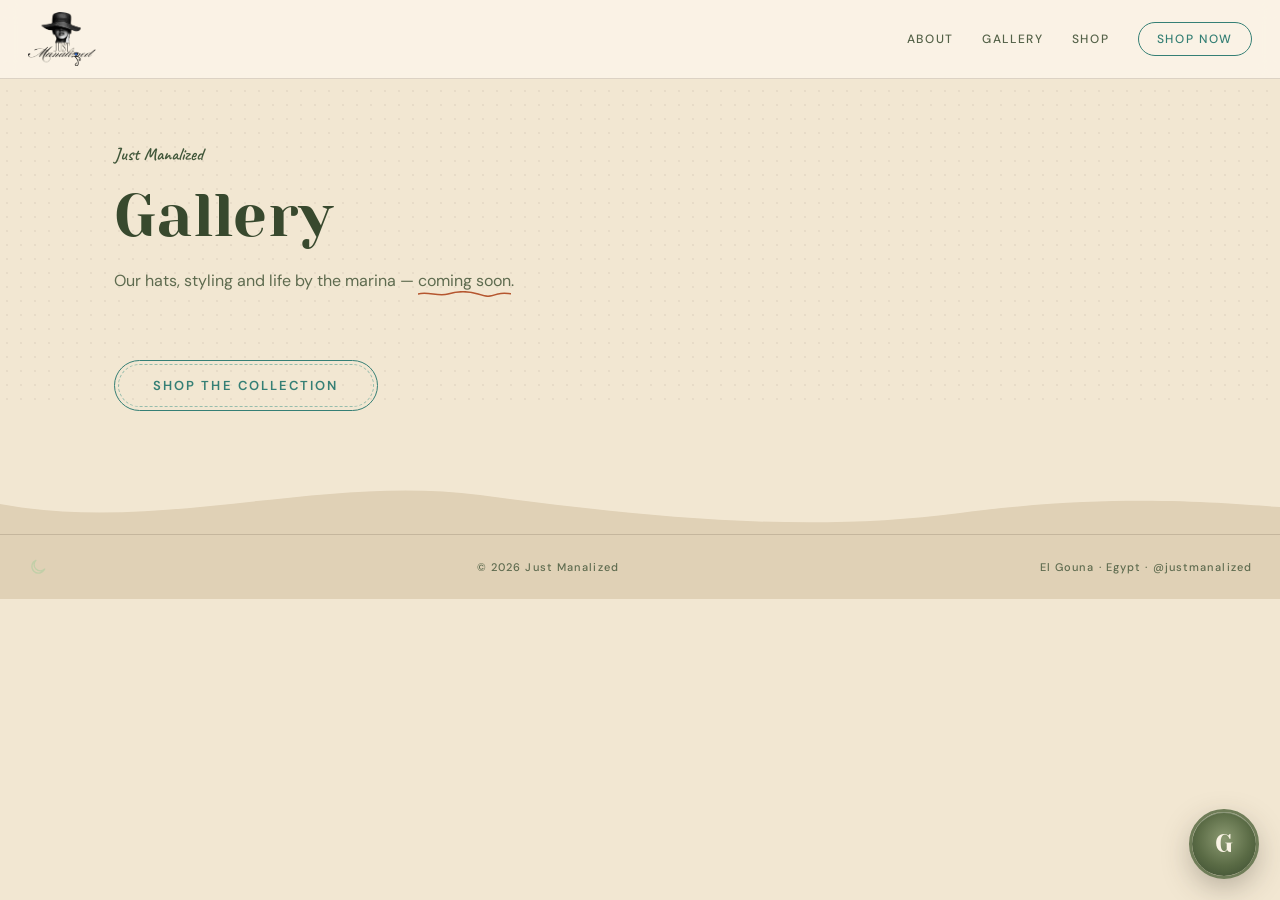
<file: blog.html>
<!DOCTYPE html>
<html lang="en">
<head>
  <meta charset="UTF-8" />
  <meta name="viewport" content="width=device-width, initial-scale=1.0" />
  <title>Gallery — Just Manalized</title>
  <meta name="description" content="The Just Manalized gallery — our hats, styling and life by the marina. Coming soon." />
  <meta property="og:title" content="Gallery — Just Manalized" />
  <meta property="og:description" content="Our hats, styling and life by the marina." />
  <meta property="og:type" content="website" />
  <meta property="og:url" content="https://justmanalized.com/blog.html" />
  <meta name="theme-color" content="#EBDFC8" />

  <link rel="preconnect" href="https://fonts.googleapis.com" />
  <link rel="preconnect" href="https://fonts.gstatic.com" crossorigin />
  <link href="https://fonts.googleapis.com/css2?family=Yeseva+One&family=DM+Sans:opsz,wght@9..40,400;9..40,500;9..40,600;9..40,700&family=Caveat:wght@500;600;700&display=swap" rel="stylesheet" />
  <link rel="icon" type="image/png" href="assets/logo-icon.png?v=6" />
  <link rel="apple-touch-icon" href="assets/logo-icon.png?v=6" />
  <link rel="stylesheet" href="styles.css?v=16" />
</head>
<body>
  <nav class="nav nav-solid" aria-label="Primary">
    <a class="nav-brand" href="index.html" aria-label="Just Manalized — home"><img class="brand-logo brand-logo-light" src="assets/logo-light.png?v=6" alt="" /><img class="brand-logo brand-logo-dark" src="assets/logo-dark.png?v=6" alt="" /></a>
    <div class="nav-links">
      <a href="index.html#about">About</a>
      <a href="blog.html" aria-current="page">Gallery</a>
      <a href="shop.html">Shop</a>
      <a class="nav-cta" href="shop.html">Shop Now</a>
    </div>
  </nav>

  <main class="journal-main weave">
    <header class="wrap journal-head">
      <p class="label">Just Manalized</p>
      <h1 class="journal-title">Gallery</h1>
      <p class="journal-desc">Our hats, styling and life by the marina &mdash; <span class="wavy-underline">coming soon</span>.</p>
      <p class="shop-trust" style="margin-top:28px;"><a class="cta cta-solid" href="shop.html">Shop the Collection</a></p>
    </header>
  </main>

  <svg class="divider divider-wave" viewBox="0 0 1440 80" preserveAspectRatio="none" aria-hidden="true">
    <path d="M0,40 C180,80 360,0 540,28 C720,56 900,80 1080,52 C1260,24 1380,40 1440,44 L1440,80 L0,80 Z" fill="var(--bg-3)"/>
  </svg>

  <footer class="footer footer-flat">
    <svg class="emblem-moon footer-moon" viewBox="0 0 24 24" width="20" height="20" aria-hidden="true" fill="none" stroke="var(--clay-pale)" stroke-width="1.6" stroke-linecap="round" stroke-linejoin="round">
      <path d="M20 14.5A8 8 0 1 1 9.5 4 6.5 6.5 0 0 0 20 14.5Z"/>
    </svg>
    <span>© 2026 Just Manalized</span>
    <span>El Gouna · Egypt · <a href="https://www.instagram.com/justmanalized/" target="_blank" rel="noopener">@justmanalized</a></span>
  </footer>
  <script src="nav.js?v=16" defer></script>
  <script src="chat.js?v=16" defer></script>
</body>
</html>
</file>
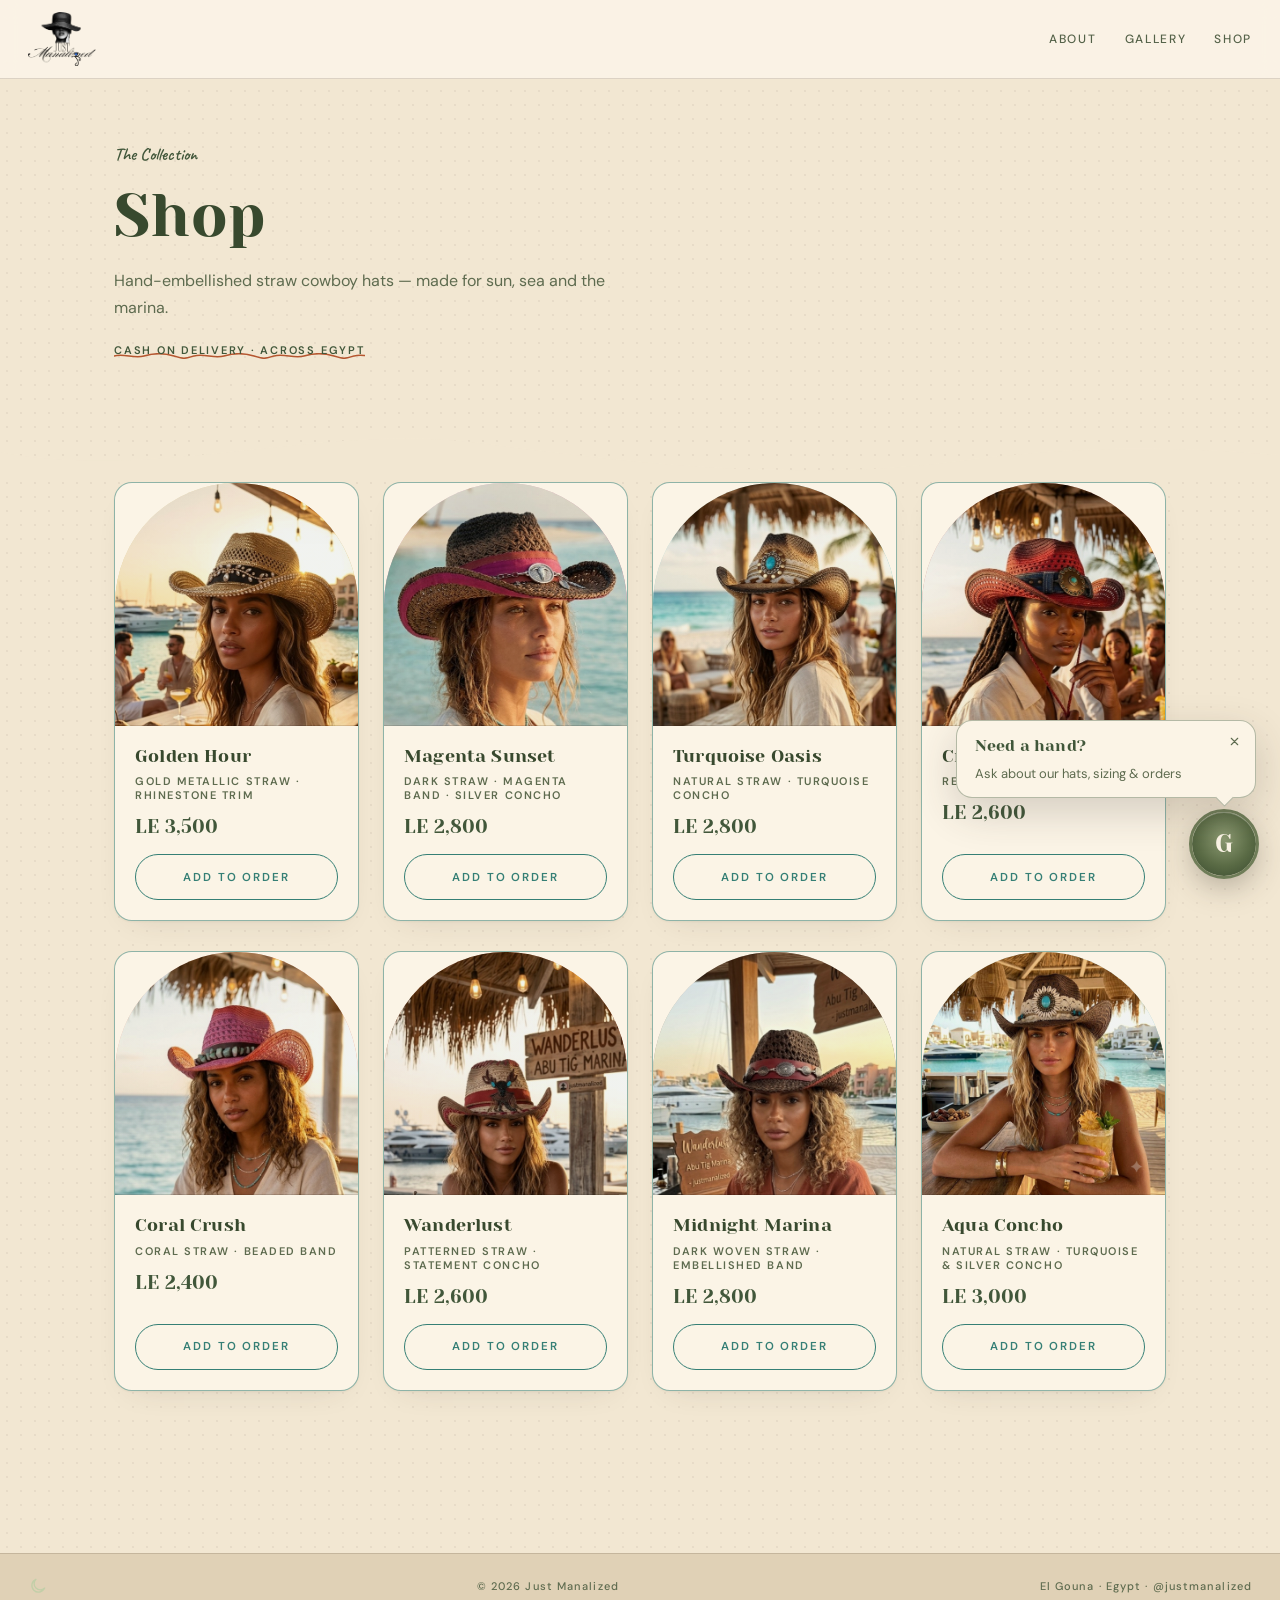
<file: shop.html>
<!DOCTYPE html>
<html lang="en">
<head>
  <meta charset="UTF-8" />
  <meta name="viewport" content="width=device-width, initial-scale=1.0" />
  <title>Shop — Just Manalized | Hand-embellished straw hats</title>
  <meta name="description" content="Hand-embellished straw cowboy hats from Just Manalized — El Gouna. Rhinestones, conchos and jewelled bands. Cash on delivery across Egypt." />
  <meta property="og:title" content="Shop — Just Manalized" />
  <meta property="og:description" content="Hand-embellished straw cowboy hats — rhinestones, conchos and jewelled bands. Cash on delivery across Egypt." />
  <meta property="og:type" content="website" />
  <meta property="og:url" content="https://justmanalized.com/shop.html" />
  <meta name="theme-color" content="#EBDFC8" />

  <link rel="preconnect" href="https://fonts.googleapis.com" />
  <link rel="preconnect" href="https://fonts.gstatic.com" crossorigin />
  <link href="https://fonts.googleapis.com/css2?family=Yeseva+One&family=DM+Sans:opsz,wght@9..40,400;9..40,500;9..40,600;9..40,700&family=Caveat:wght@500;600;700&display=swap" rel="stylesheet" />
  <link rel="icon" type="image/png" href="assets/logo-icon.png?v=6" />
  <link rel="apple-touch-icon" href="assets/logo-icon.png?v=6" />
  <link rel="stylesheet" href="styles.css?v=16" />
</head>
<body>
  <nav class="nav nav-solid" aria-label="Primary">
    <a class="nav-brand" href="index.html" aria-label="Just Manalized — home"><img class="brand-logo brand-logo-light" src="assets/logo-light.png?v=6" alt="" /><img class="brand-logo brand-logo-dark" src="assets/logo-dark.png?v=6" alt="" /></a>
    <div class="nav-links">
      <a href="index.html#about">About</a>
      <a href="blog.html">Gallery</a>
      <a href="shop.html" aria-current="page">Shop</a>
    </div>
  </nav>

  <main class="journal-main weave">
    <header class="wrap journal-head">
      <p class="label">The Collection</p>
      <h1 class="journal-title">Shop</h1>
      <p class="journal-desc">Hand-embellished straw cowboy hats — made for sun, sea and the marina.</p>
      <p class="shop-trust"><span class="wavy-underline">Cash on delivery · across Egypt</span></p>
    </header>
    <svg class="divider divider-wave" viewBox="0 0 1440 80" preserveAspectRatio="none" aria-hidden="true">
      <path d="M0,40 C180,80 360,0 540,28 C720,56 900,80 1080,52 C1260,24 1380,40 1440,44 L1440,80 L0,80 Z" fill="var(--bg)"/>
    </svg>
    <noscript>
      <div class="wrap"><p class="journal-desc">The shop needs JavaScript. To order, email <a href="mailto:hello@justmanalized.com" style="text-decoration: underline;">hello@justmanalized.com</a>.</p></div>
    </noscript>
    <div class="wrap shop-grid" id="shop-grid"></div>
  </main>

  <footer class="footer footer-flat">
    <svg class="emblem-moon footer-moon" viewBox="0 0 24 24" width="20" height="20" aria-hidden="true" fill="none" stroke="var(--clay-pale)" stroke-width="1.6" stroke-linecap="round" stroke-linejoin="round">
      <path d="M20 14.5A8 8 0 1 1 9.5 4 6.5 6.5 0 0 0 20 14.5Z"/>
    </svg>
    <span>© 2026 Just Manalized</span>
    <span>El Gouna · Egypt · <a href="https://www.instagram.com/justmanalized/" target="_blank" rel="noopener">@justmanalized</a></span>
  </footer>
  <script src="shop.js?v=16" defer></script>
  <script src="nav.js?v=16" defer></script>
  <script src="chat.js?v=16" defer></script>
</body>
</html>
</file>
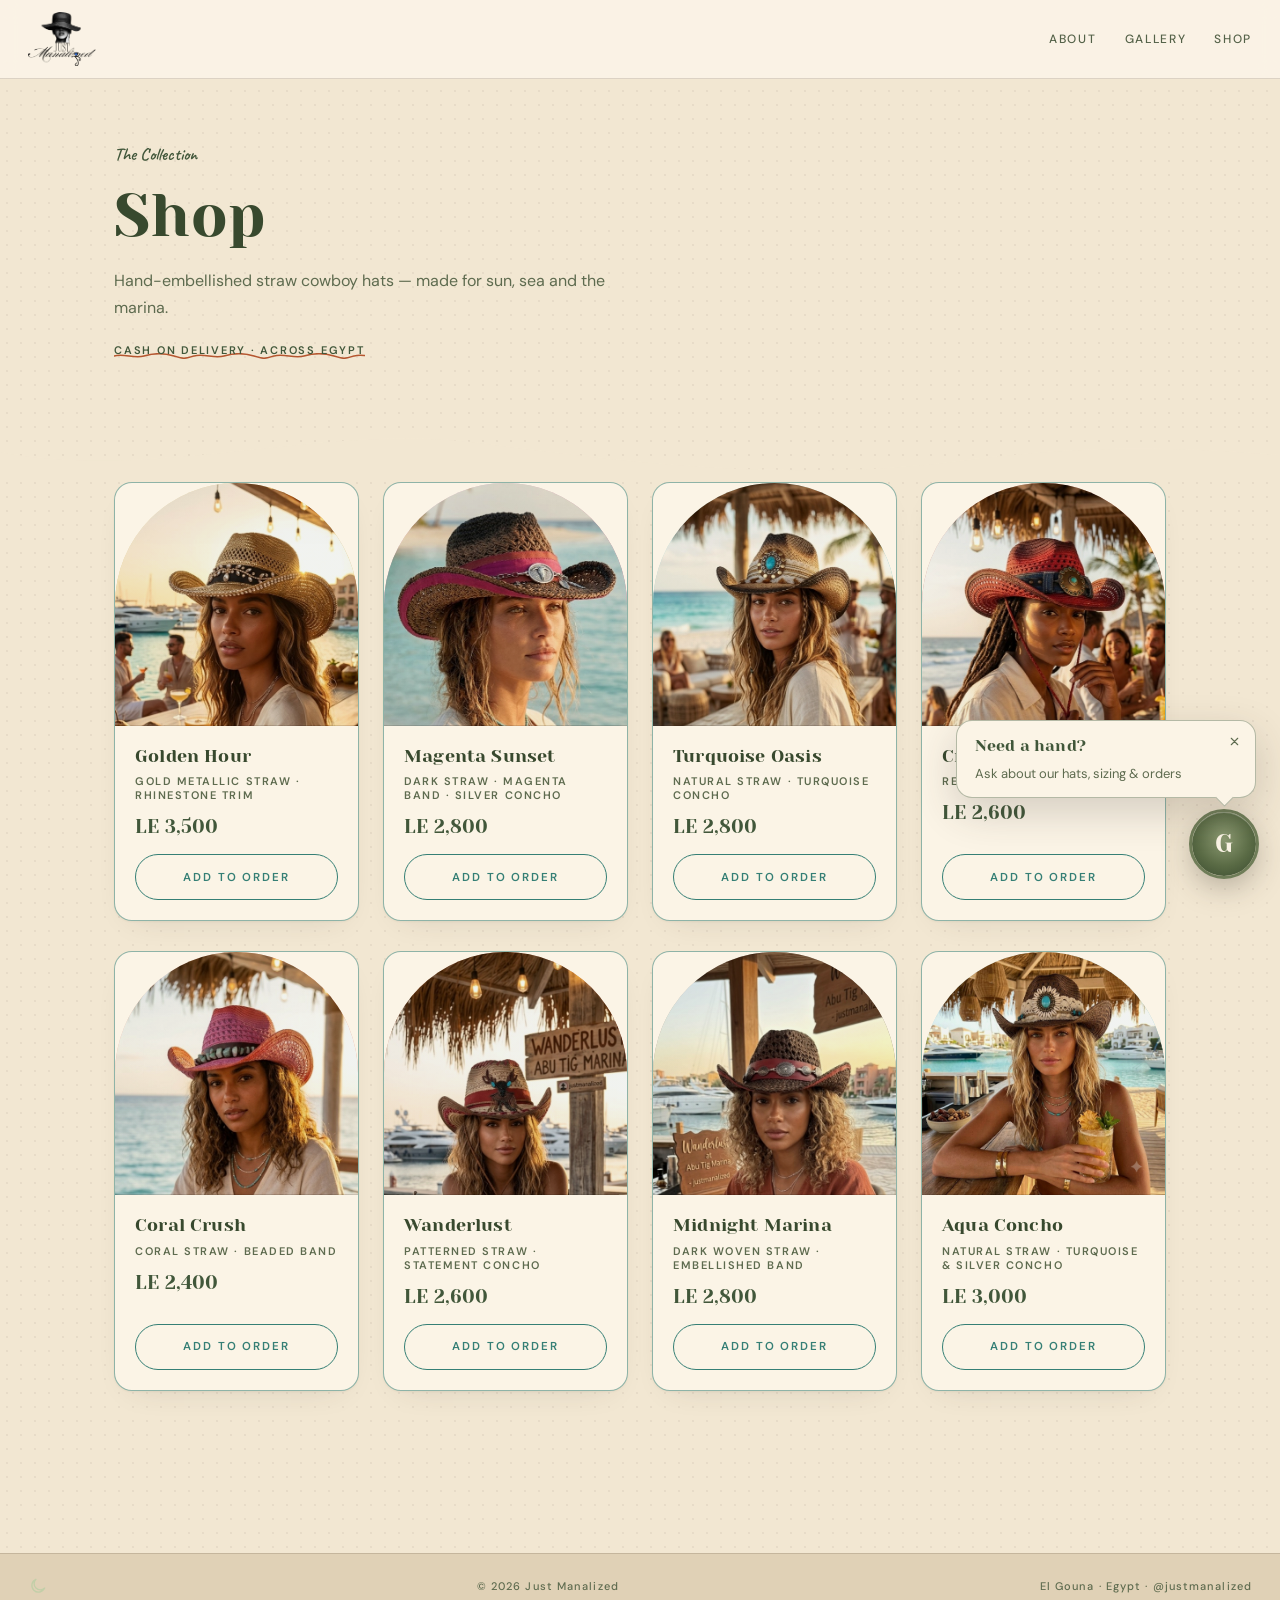
<file: vercel-app/public/shop.html>
<!DOCTYPE html>
<html lang="en">
<head>
  <meta charset="UTF-8" />
  <meta name="viewport" content="width=device-width, initial-scale=1.0" />
  <title>Shop — Just Manalized | Hand-embellished straw hats</title>
  <meta name="description" content="Hand-embellished straw cowboy hats from Just Manalized — El Gouna. Rhinestones, conchos and jewelled bands. Cash on delivery across Egypt." />
  <meta property="og:title" content="Shop — Just Manalized" />
  <meta property="og:description" content="Hand-embellished straw cowboy hats — rhinestones, conchos and jewelled bands. Cash on delivery across Egypt." />
  <meta property="og:type" content="website" />
  <meta property="og:url" content="https://justmanalized.com/shop.html" />
  <meta name="theme-color" content="#EBDFC8" />

  <link rel="preconnect" href="https://fonts.googleapis.com" />
  <link rel="preconnect" href="https://fonts.gstatic.com" crossorigin />
  <link href="https://fonts.googleapis.com/css2?family=Yeseva+One&family=DM+Sans:opsz,wght@9..40,400;9..40,500;9..40,600;9..40,700&family=Caveat:wght@500;600;700&display=swap" rel="stylesheet" />
  <link rel="icon" type="image/png" href="assets/logo-icon.png?v=6" />
  <link rel="apple-touch-icon" href="assets/logo-icon.png?v=6" />
  <link rel="stylesheet" href="styles.css?v=16" />
</head>
<body>
  <nav class="nav nav-solid" aria-label="Primary">
    <a class="nav-brand" href="index.html" aria-label="Just Manalized — home"><img class="brand-logo brand-logo-light" src="assets/logo-light.png?v=6" alt="" /><img class="brand-logo brand-logo-dark" src="assets/logo-dark.png?v=6" alt="" /></a>
    <div class="nav-links">
      <a href="index.html#about">About</a>
      <a href="blog.html">Gallery</a>
      <a href="/shop.html" aria-current="page">Shop</a>
    </div>
  </nav>

  <main class="journal-main weave">
    <header class="wrap journal-head">
      <p class="label">The Collection</p>
      <h1 class="journal-title">Shop</h1>
      <p class="journal-desc">Hand-embellished straw cowboy hats — made for sun, sea and the marina.</p>
      <p class="shop-trust"><span class="wavy-underline">Cash on delivery · across Egypt</span></p>
    </header>
    <svg class="divider divider-wave" viewBox="0 0 1440 80" preserveAspectRatio="none" aria-hidden="true">
      <path d="M0,40 C180,80 360,0 540,28 C720,56 900,80 1080,52 C1260,24 1380,40 1440,44 L1440,80 L0,80 Z" fill="var(--bg)"/>
    </svg>
    <noscript>
      <div class="wrap"><p class="journal-desc">The shop needs JavaScript. To order, email <a href="mailto:hello@justmanalized.com" style="text-decoration: underline;">hello@justmanalized.com</a>.</p></div>
    </noscript>
    <div class="wrap shop-grid" id="shop-grid"></div>
  </main>

  <footer class="footer footer-flat">
    <svg class="emblem-moon footer-moon" viewBox="0 0 24 24" width="20" height="20" aria-hidden="true" fill="none" stroke="var(--clay-pale)" stroke-width="1.6" stroke-linecap="round" stroke-linejoin="round">
      <path d="M20 14.5A8 8 0 1 1 9.5 4 6.5 6.5 0 0 0 20 14.5Z"/>
    </svg>
    <span>© 2026 Just Manalized</span>
    <span>El Gouna · Egypt · <a href="https://www.instagram.com/justmanalized/" target="_blank" rel="noopener">@justmanalized</a></span>
  </footer>
  <script src="shop.js?v=16" defer></script>
  <script src="nav.js?v=16" defer></script>
  <script src="chat.js?v=16" defer></script>
</body>
</html>
</file>
<file: styles.css>
/* ===== Just Manalized — BOHO-HIPPIE design system =====
   Sun-bleached 70s desert wanderer meets coastal artisan. Warm oat & cream
   paper, terracotta as the single hero accent, sage + dusty teal companions,
   ONE burnt-ochre sunset note. Yeseva One (warm boho display, Title Case),
   DM Sans (humanist body/UI), Caveat (hand-drawn flourishes). Boho ARCHES,
   wavy/scalloped dividers, sun/moon line-art, subtle grain + woven texture.
   NO gold, NO metallic gradients, NO flare/sweep rings. Text pairs >= 4.5:1.

   Fonts load via <link> in each HTML <head> (no @import here):
   <link href="https://fonts.googleapis.com/css2?family=Yeseva+One&family=DM+Sans:opsz,wght@9..40,400;9..40,500;9..40,600;9..40,700&family=Caveat:wght@500;600;700&display=swap" rel="stylesheet" /> */

:root {
  /* ===== SURFACES — oat / sand / warm cream ===== */
  --bg:        #F2E7D2;  /* warm oat sand — base paper */
  --bg-2:      #EBDFC8;  /* oat — voice band, chat header, nav-solid wash */
  --bg-3:      #E0D1B6;  /* deeper oat — reserve band, footer, placeholders */
  --bg-clay:   #ECD9C4;  /* faint terracotta-tinted sand — section alternation */
  --card:      #FBF4E6;  /* soft cream card surface */
  --card-2:    #F6EAD5;  /* slightly deeper cream — modal headers / insets */

  /* ===== INK — warm cocoa ===== */
  --ink:       #38492E;  /* primary text — ~9.7:1 on --bg */
  --ink-soft:  #5E6B4F;  /* secondary text — ~4.8:1 on --bg (AA body OK) */
  --ink-mute:  #8A765F;  /* decorative/disabled only, NOT for body text */

  /* ===== ACCENTS — terracotta hero, sage, dusty teal, one sunset ochre ===== */
  --clay:        #6F7D58;  /* terracotta — primary decorative accent, borders, washes */
  --clay-deep:   #41573A;  /* deep terracotta — CTA fill, prices, links (~6.0:1 on --bg) */
  --clay-press:  #344A2F;  /* pressed/hover state for clay-deep fills */
  --clay-pale:   #C2CFA8;  /* dusty clay — hairlines / accents over photo scrims */
  --clay-tint:   rgba(65, 87, 58, 0.10);  /* clay wash for panels/notes */
  --clay-tint-2: rgba(65, 87, 58, 0.18);  /* clay wash for borders/hovers */

  --sage:       #6F7D58;  /* olive sage — earthy secondary accent (text-safe) */
  --sage-soft:  #7E8B66;  /* lighter sage — decorative fills/icons only */
  --sage-deep:  #41573A;  /* deep sage — replaces clay for TEXT (prices, links, labels) ~5:1 on --bg */
  --sage-press: #344A2F;  /* darker sage — text hover/press */
  --sage-pale:  #C2CFA8;  /* pale sage — light text accents over dark photo sections */
  --teal:       #357F75;  /* dusty teal — boho pop (text-safe on cream) */
  --teal-soft:  #3E9488;  /* lighter teal — decorative arrows/icons on dark scrims */
  --teal-press: #2A665E;  /* pressed/hover state for teal outlines */
  --teal-tint:  rgba(53, 127, 117, 0.10);  /* teal wash for ghost-button hovers */
  --line-teal:  rgba(53, 127, 117, 0.55);  /* teal hairline — shop card frame (matches the button) */
  /* legacy alias — some rules referenced --turquoise */
  --turquoise:  #357F75;

  --ochre:      #C9762F;  /* THE one warm sunset accent — burnt amber */
  --ochre-soft: #E0985A;  /* lighter ochre — gradient stops in sun emblems only */

  /* ===== PHOTO / SCRIM ===== */
  --photo-ink:  #F6EEDD;  /* warm cream — text over photo scrims */
  --scrim:      48, 36, 26;  /* warm brown for photo washes */
  --scrim-deep: 32, 24, 17;  /* deeper warm brown for bottom-of-photo fades */

  /* ===== HAIRLINES ===== */
  --line:      rgba(58, 42, 30, 0.16);   /* default hairline */
  --line-soft: rgba(58, 42, 30, 0.08);   /* faint divider */
  --line-clay: rgba(65, 87, 58, 0.38);  /* terracotta hairline — replaces gold rules */

  /* ===== TYPE ===== */
  --display: "Yeseva One", Georgia, "Times New Roman", serif;
  --sans:    "DM Sans", system-ui, -apple-system, sans-serif;
  --accent:  "Caveat", "Segoe Script", cursive;
  --serif:   "Yeseva One", Georgia, serif;  /* legacy alias, repointed — never gold */

  /* ===== SHAPE — generous organic radii + boho arch geometry ===== */
  --r-sm:   10px;
  --r-md:   16px;
  --r-lg:   22px;
  --r-pill: 999px;
  --r-card: 18px;
  --arch:   140px;   /* arch crown radius for boho horseshoe tops */
  --r-blob: 62% 38% 44% 56% / 58% 42% 58% 42%; /* organic blob radius */

  /* ===== MOTION ===== */
  --ease:      cubic-bezier(0.22, 1, 0.36, 1);
  --ease-soft: cubic-bezier(0.33, 0.0, 0.2, 1);

  /* ===== LEGACY (kept so nothing breaks; no longer gold) ===== */
  --logo-ink: none;
}

* { margin: 0; padding: 0; box-sizing: border-box; }
html { scroll-behavior: smooth; }
html.js { scroll-behavior: auto; }
body {
  font-family: var(--sans);
  font-weight: 400;
  background: var(--bg);
  color: var(--ink);
  -webkit-font-smoothing: antialiased;
  overflow-x: hidden;
}
img { display: block; max-width: 100%; }
a { color: inherit; text-decoration: none; }
::selection { background: var(--clay-deep); color: var(--bg); }

.wrap { max-width: 1100px; margin: 0 auto; padding: 0 24px; }

/* ===== Eyebrow label — hand-drawn Caveat accent (the boho "voice") =====
   Applied consistently everywhere a label/eyebrow appears. */
.label {
  font-family: var(--accent); font-weight: 600;
  font-size: 18px; letter-spacing: 0; text-transform: none;
  color: var(--sage-deep); margin-bottom: 16px; max-width: none;
  line-height: 1.2;
}

/* ===== Display headings — Yeseva One, warm Title Case (NOT caps) ===== */
h2 {
  font-family: var(--display); font-weight: 400;
  font-size: clamp(26px, 3.6vw, 44px);
  line-height: 1.18; letter-spacing: 0.005em; text-transform: none;
  max-width: 18em; color: var(--ink);
}
.body-copy { font-size: 17px; line-height: 1.75; max-width: 34em; margin-top: 22px; color: var(--ink-soft); }

.section-light { background: var(--bg); color: var(--ink); padding: clamp(90px, 14vh, 160px) 0; }
.voice.section-light { background: var(--bg-2); }
.section-dark  { color: var(--photo-ink); }

/* ===== Grain — neutral paper noise (dialed back so it reads as paper) ===== */
.grain {
  position: absolute; inset: 0; pointer-events: none; opacity: 0.32; mix-blend-mode: soft-light;
  background-image: url("data:image/svg+xml;utf8,%3Csvg xmlns='http://www.w3.org/2000/svg' width='240' height='240'%3E%3Cfilter id='n'%3E%3CfeTurbulence type='fractalNoise' baseFrequency='0.85' numOctaves='3' stitchTiles='stitch'/%3E%3CfeColorMatrix type='matrix' values='0 0 0 0 1  0 0 0 0 1  0 0 0 0 1  0 0 0 1 0'/%3E%3C/filter%3E%3Crect width='100%25' height='100%25' filter='url(%23n)'/%3E%3C/svg%3E");
  background-size: 240px 240px;
}

/* ===== Woven / dotted micro-texture utilities (rattan feel) ===== */
.weave {
  background-image: radial-gradient(rgba(58,42,30,0.06) 1px, transparent 1.2px);
  background-size: 14px 14px;
}
.weave-straw {
  background-image:
    repeating-linear-gradient(45deg, rgba(58,42,30,0.04) 0 2px, transparent 2px 7px),
    repeating-linear-gradient(-45deg, rgba(58,42,30,0.03) 0 2px, transparent 2px 7px);
}

/* ===== Section dividers (inline SVG, aria-hidden) ===== */
.divider { display: block; width: 100%; }
.divider-wave { height: clamp(28px, 5vw, 60px); }
.divider-scallop { height: clamp(16px, 2.6vw, 30px); }

/* ===== Boho ARCH helpers (apply to FRAME elements, never the img) ===== */
.arch-top { border-radius: var(--arch) var(--arch) var(--r-md) var(--r-md); overflow: hidden; }
.arch-soft { border-radius: var(--r-lg) var(--r-lg) var(--r-md) var(--r-md); overflow: hidden; }
@media (min-width: 720px) {
  .arch-clip {
    border-radius: 50% 50% var(--r-md) var(--r-md) / 38% 38% var(--r-md) var(--r-md);
    overflow: hidden;
  }
}

/* ===== Sun / moon emblems (decorative, aria-hidden) ===== */
.emblem-sun { display: block; }
.emblem-moon { display: inline-block; vertical-align: middle; }

/* ===== Hand-drawn wavy underline (clay stroke, never gold) ===== */
.wavy-underline {
  background-image: url("data:image/svg+xml;utf8,%3Csvg xmlns='http://www.w3.org/2000/svg' width='80' height='6'%3E%3Cpath d='M0 3 C 10 0, 20 6, 30 3 S 50 0, 60 3 70 6, 80 3' fill='none' stroke='%23B5562F' stroke-width='1.6' stroke-linecap='round'/%3E%3C/svg%3E");
  background-repeat: repeat-x; background-position: 0 100%; background-size: 80px 6px;
  padding-bottom: 6px;
}

/* ===== Nav ===== */
.nav {
  position: fixed; top: 0; left: 0; right: 0; z-index: 50;
  display: flex; justify-content: space-between; align-items: center;
  padding: 12px 28px;
  transition: background-color 0.5s var(--ease), border-color 0.5s var(--ease),
              color 0.5s var(--ease), text-shadow 0.5s var(--ease);
  background: rgba(251, 244, 230, 0.92);
  border-bottom: 1px solid var(--line);
  backdrop-filter: blur(10px); -webkit-backdrop-filter: blur(10px);
  color: var(--ink);
}
.has-js .nav:not(.visible):not(.nav-solid):not(.menu-open) {
  background: transparent;
  border-bottom-color: transparent;
  backdrop-filter: none; -webkit-backdrop-filter: none;
  color: var(--photo-ink);
  text-shadow: 0 1px 10px rgba(26, 21, 17, 0.7);
}
.has-js .nav:not(.visible):not(.nav-solid):not(.menu-open) .nav-logo {
  filter: drop-shadow(0 1px 6px rgba(26, 21, 17, 0.65)) drop-shadow(0 2px 16px rgba(26, 21, 17, 0.4));
}
.has-js .nav:not(.visible):not(.nav-solid):not(.menu-open) .nav-cta {
  border-color: rgba(246, 238, 221, 0.8); color: var(--photo-ink);
}
.has-js .nav:not(.visible):not(.nav-solid):not(.menu-open) .nav-cta:hover {
  background: rgba(244, 239, 231, 0.14);
}
.nav-brand { font-family: var(--display); font-size: 18px; letter-spacing: 0.02em; }
.nav-links { display: flex; gap: 28px; align-items: center; font-size: 12px; font-weight: 500; letter-spacing: 0.14em; text-transform: uppercase; }
.nav-links a { white-space: nowrap; }
.nav-links a { opacity: 0.85; transition: opacity 0.3s; }
.nav-links a:hover { opacity: 1; }
.nav-cta { border: 1px solid var(--teal); border-radius: var(--r-pill); padding: 8px 18px; color: var(--teal); opacity: 1 !important; }
.nav-cta:hover { background: var(--teal-tint); color: var(--teal-press); border-color: var(--teal-press); }
@media (max-width: 480px) {
  .nav { padding: 9px 14px; }
  .nav .nav-logo { height: 38px; }
  .nav-links { gap: 12px; font-size: 11px; }
  .nav-cta { padding: 6px 12px; }
}
@media (max-width: 480px) {
  .nav-links a:nth-child(2) { display: none; }
}

/* ===== Hero — bright portrait, warm veil, boho arch crown ===== */
.hero { position: relative; min-height: 100vh; min-height: 100svh; display: grid; place-items: center; overflow: hidden; color: var(--photo-ink); background: linear-gradient(168deg, #717F59 0%, #525F3C 100%); }
.hero-media { position: absolute; inset: 0; }
.hero-media img {
  width: 100%; height: 100%; object-fit: cover; object-position: 50% 22%;
  filter: sepia(0.06) contrast(1.0) brightness(0.98);
  animation: kenburns 30s var(--ease) infinite alternate;
}
/* Hero photo stays full-bleed so the transparent nav (white logo + light links)
   reads cleanly over it; the boho edge comes from the wavy divider at the bottom. */
@keyframes kenburns { from { transform: scale(1) translateY(0); } to { transform: scale(1.08) translateY(-1.5%); } }
.hero-wash {
  position: absolute; inset: 0; border-radius: inherit;
  background:
    linear-gradient(180deg, rgba(var(--scrim), 0.55) 0%, rgba(var(--scrim), 0) 26%),
    radial-gradient(ellipse 80% 70% at 50% 45%, rgba(var(--scrim), 0.6) 0%, rgba(var(--scrim), 0) 75%),
    linear-gradient(180deg, rgba(var(--scrim), 0.38) 0%, rgba(var(--scrim), 0.34) 45%, rgba(var(--scrim-deep), 0.94) 100%);
}
.hero-content { position: relative; z-index: 2; text-align: center; padding: 0 20px; }
.hero-name { line-height: 1.05; }
/* Sunburst emblem faintly behind the hero logo (decorative) */
.hero-sun {
  position: absolute; top: 50%; left: 50%; transform: translate(-50%, -64%);
  width: clamp(220px, 40vw, 420px); height: auto; z-index: 1;
  opacity: 0.42; pointer-events: none;
}
.hero-logo { width: min(540px, 80vw); height: auto; margin: 0 auto; filter: drop-shadow(0 2px 10px rgba(26, 21, 17, 0.7)) drop-shadow(0 2px 28px rgba(26, 21, 17, 0.5)); }
.sr-only { position: absolute; width: 1px; height: 1px; padding: 0; margin: -1px; overflow: hidden; clip: rect(0 0 0 0); white-space: nowrap; border: 0; }
.nav-logo { height: 46px; width: auto; display: block; object-fit: contain; object-position: left center; }
.nav-brand { min-width: 0; display: inline-flex; align-items: center; }
.brand-logo { height: 54px; width: auto; display: block; }
@media (max-width: 480px) { .brand-logo { height: 42px; } }
.brand-logo-light { display: none; }
.brand-logo-dark { display: block; }
.has-js .nav:not(.visible):not(.nav-solid):not(.menu-open) .brand-logo-dark { display: none; }
.has-js .nav:not(.visible):not(.nav-solid):not(.menu-open) .brand-logo-light { display: block; }
.hero-logo-img { position: relative; z-index: 2; display: block; width: min(448px, 67vw); height: auto; margin: 0 auto; filter: drop-shadow(0 2px 18px rgba(26, 21, 17, 0.55)); }
.reserve-logo-img { display: block; width: min(360px, 66vw); height: auto; margin: 0 auto; }
.hero-sub { margin-top: 18px; font-size: 12px; font-weight: 500; letter-spacing: 0.4em; text-indent: 0.4em; text-transform: uppercase; color: var(--photo-ink); text-shadow: 0 1px 12px rgba(26, 21, 17, 0.6); }
/* "Made once. Never again." — a hand-written sunset signature */
.hero-line {
  margin-top: 22px; font-family: var(--accent); font-weight: 600;
  font-size: clamp(20px, 2.6vw, 30px); line-height: 1.2;
  letter-spacing: 0; text-indent: 0; text-transform: none;
  color: var(--photo-ink); text-shadow: 0 1px 12px rgba(26, 21, 17, 0.6);
}
.cta {
  display: inline-block; margin-top: 38px; padding: 16px 38px;
  border: 1.5px solid var(--teal); border-radius: var(--r-pill); background: transparent;
  font-size: 13px; font-weight: 600; letter-spacing: 0.16em; text-transform: uppercase;
  color: var(--teal); position: relative;
  transition: border-color 0.4s, color 0.4s, background-color 0.4s;
}
button.cta { font-family: inherit; line-height: inherit; cursor: pointer; appearance: none; -webkit-appearance: none; }
.hero .cta { color: var(--photo-ink); border-color: rgba(246, 238, 221, 0.85); }
/* thin double hand-drawn border (craft feel) */
.cta::before {
  content: ""; position: absolute; inset: 3px; border-radius: var(--r-pill);
  border: 1px dashed var(--teal-soft); opacity: 0.5; pointer-events: none;
  transition: opacity 0.4s, border-color 0.4s;
}
.cta:hover { border-color: var(--teal-press); color: var(--teal-press); background: var(--teal-tint); }
.cta:hover::before { border-color: var(--teal); opacity: 0.7; }
.hero .cta { color: var(--photo-ink); }
.hero .cta:hover { border-color: var(--photo-ink); color: var(--photo-ink); background: rgba(244, 239, 231, 0.12); }
.hero .cta::before { border-color: rgba(246, 238, 221, 0.5); }
/* "solid" variant now shares the ghost treatment — transparent, teal outline */
.cta-solid { background: transparent; border-color: var(--teal); color: var(--teal); }
.cta-solid::before { border-color: var(--teal-soft); }
.cta-solid:hover { background: var(--teal-tint); border-color: var(--teal-press); color: var(--teal-press); }
.scroll-cue { position: absolute; bottom: 34px; left: 50%; transform: translateX(-50%); z-index: 2; }
.scroll-cue span {
  display: block; width: 1px; height: 64px; background: rgba(246, 238, 221, 0.8);
  transform-origin: top; animation: cue 2.4s var(--ease) infinite;
}
@keyframes cue { 0% { transform: scaleY(0); } 55% { transform: scaleY(1); transform-origin: top; } 56% { transform-origin: bottom; } 100% { transform: scaleY(0); transform-origin: bottom; } }

/* ===== Philosophy ===== */
.split-2 { display: grid; grid-template-columns: 1.1fr 0.9fr; gap: clamp(40px, 6vw, 90px); align-items: center; }
.photo-portrait { aspect-ratio: 3 / 4; overflow: hidden; border-radius: var(--r-lg) var(--r-lg) var(--r-md) var(--r-md); }
.photo-portrait img { width: 100%; height: 100%; object-fit: cover; object-position: 50% 28%; filter: sepia(0.05) saturate(0.99) brightness(0.99) contrast(1.01); }
@media (max-width: 820px) { .split-2 { grid-template-columns: 1fr; } .photo-portrait { order: -1; max-width: 420px; } }

/* ===== Credentials — terracotta timeline ===== */
.credentials { margin-top: 42px; }
.credentials .label { margin-bottom: 22px; }
.cred-list { list-style: none; max-width: 34em; }
.cred-item { position: relative; padding-left: 30px; }
.cred-item + .cred-item { margin-top: 24px; }
.cred-item::before { /* terracotta node */
  content: ""; position: absolute; left: 0; top: 4px;
  width: 9px; height: 9px; border-radius: 50%;
  background: var(--clay);
  box-shadow: 0 0 0 3px var(--clay-tint);
}
.cred-item::after { /* terracotta thread to the next entry */
  content: ""; position: absolute; left: 4px; top: 20px; bottom: -20px;
  width: 1px;
  background: linear-gradient(180deg, var(--line-clay), rgba(65, 87, 58, 0.12));
}
.cred-item:last-child::after { content: none; }
.cred-year {
  display: block;
  font-size: 11px; font-weight: 600; letter-spacing: 0.22em;
  text-transform: uppercase; color: var(--sage-deep);
}
.cred-title {
  display: block; margin-top: 7px;
  font-family: var(--display); font-weight: 400;
  font-size: 17px; line-height: 1.45; letter-spacing: 0.01em;
  text-transform: none; color: var(--ink);
}
.cred-detail {
  display: block; margin-top: 5px;
  font-size: 13.5px; line-height: 1.6; color: var(--ink-soft);
}
/* Closing flourish — soft clay panel (no gilt frame) */
.about-flourish { margin-top: 40px; }
.ig-link {
  display: inline-flex; align-items: center; gap: 10px;
  color: var(--sage-deep); font-family: var(--display);
  font-size: 20px; letter-spacing: 0.01em; line-height: 1;
  transition: color 0.3s var(--ease);
}
.ig-link:hover { color: var(--teal-press); }
.ig-icon { flex: none; display: block; }

/* ===== Treatments (legacy — restyled, not booking) ===== */
.treatments .wrap { position: relative; }
.t-list { list-style: none; margin-top: 40px; }
.t-group { margin-top: 56px; }
.t-row {
  display: flex; justify-content: space-between; align-items: baseline; gap: 18px;
  padding: 22px 8px; border-bottom: 1px solid var(--line);
  position: relative;
  transition: background-color 0.3s var(--ease);
}
.t-name {
  font-family: var(--display); font-weight: 400;
  font-size: clamp(16px, 1.9vw, 20px); line-height: 1.5;
  letter-spacing: 0.01em; text-transform: none;
}
.t-link { color: inherit; transition: color 0.3s; }
.t-link::after { content: ""; position: absolute; inset: 0; }
.t-link:focus-visible { outline: none; }
.t-row:has(.t-link:focus-visible) { outline: 2px solid var(--clay-deep); outline-offset: 2px; }
.t-name .t-sub { font-family: var(--sans); font-weight: 400; font-size: 13px; color: var(--ink-soft); margin-left: 10px; letter-spacing: 0.04em; text-transform: none; }
.t-price { flex: none; margin-left: auto; color: var(--sage-deep); font-size: 15px; letter-spacing: 0.05em; }
.t-price small { color: var(--ink-soft); font-size: 12px; }
.t-arrow {
  flex: none; align-self: center; color: var(--teal); font-size: 17px; line-height: 1;
  transition: transform 0.3s var(--ease);
}
@media (hover: hover) {
  .t-row:hover { background: var(--card); }
  .t-row:hover .t-link { color: var(--sage-deep); text-decoration: underline; text-decoration-color: var(--sage-deep); text-underline-offset: 6px; text-decoration-thickness: 1px; }
  .t-row:hover .t-arrow { transform: translateX(6px); }
}
@media (max-width: 560px) {
  .t-row { flex-direction: column; align-items: flex-start; gap: 6px; padding: 18px 36px 18px 8px; }
  .t-arrow { position: absolute; right: 10px; top: 50%; transform: translateY(-50%); }
  .t-row:hover .t-arrow { transform: translateY(-50%) translateX(4px); }
}

/* ===== Setting — photo band, light text over warm scrim ===== */
.setting { position: relative; min-height: 80vh; min-height: 80svh; display: grid; align-items: end; overflow: hidden; }
.setting-media { position: absolute; inset: -12% 0; will-change: transform; }
.setting-slide {
  position: absolute; inset: 0; width: 100%; height: 100%; object-fit: cover;
  object-position: 50% 20%;
  filter: brightness(0.82) contrast(1.01) sepia(0.05);
  opacity: 0; transition: opacity 1.2s var(--ease);
}
.setting-slide.is-active { opacity: 1; }
.setting-wash { position: absolute; inset: 0; background: linear-gradient(180deg, rgba(var(--scrim), 0.6), rgba(var(--scrim), 0.68) 42%, rgba(var(--scrim-deep), 0.94)); }
.setting-content { position: relative; z-index: 2; padding-top: 16vh; padding-bottom: 11vh; }
.setting .label { color: var(--sage-pale); }
.setting-head {
  font-family: var(--display); font-weight: 400;
  font-size: clamp(26px, 3.4vw, 42px); line-height: 1.25;
  letter-spacing: 0.005em; text-transform: none;
  color: var(--photo-ink); max-width: 16em;
  text-shadow: 0 1px 14px rgba(26, 21, 17, 0.45);
}
.setting-head em { font-style: normal; color: var(--sage-pale); }
.setting-line {
  margin-top: 22px;
  font-size: 15px; font-weight: 500; line-height: 1.75;
  letter-spacing: 0.015em; color: var(--photo-ink); max-width: 37em;
  text-shadow: 0 1px 10px rgba(26, 21, 17, 0.5);
}
.setting-stats {
  list-style: none;
  margin-top: clamp(34px, 5.5vh, 52px); padding-top: clamp(24px, 3.5vh, 34px);
  position: relative;
  display: flex; align-items: flex-start;
}
.setting-stats::before { /* terracotta hairline shelf */
  content: ""; position: absolute; left: 0; top: 0; height: 1px;
  width: min(100%, 620px);
  background: linear-gradient(90deg, var(--clay-pale), rgba(216,169,140,0.2) 60%, transparent);
}
.setting-stats li { max-width: 13.5em; }
.setting-stats li + li {
  position: relative;
  margin-left: clamp(26px, 4.5vw, 56px); padding-left: clamp(26px, 4.5vw, 56px);
}
.setting-stats li + li::before { /* vertical terracotta thread between stats */
  content: ""; position: absolute; left: 0; top: 8px; bottom: 4px; width: 1px;
  background: linear-gradient(180deg, rgba(216,169,140,0.55), rgba(216,169,140,0.1));
}
.stat-num {
  display: block;
  font-family: var(--display);
  font-size: clamp(48px, 6.5vw, 84px); line-height: 1;
  color: var(--sage-pale);
  text-shadow: 0 1px 14px rgba(26, 21, 17, 0.4);
}
.stat-cap {
  display: block; margin-top: 10px;
  font-size: 10.5px; font-weight: 600; line-height: 1.75;
  letter-spacing: 0.14em; text-transform: uppercase; color: var(--photo-ink);
  text-shadow: 0 1px 10px rgba(26, 21, 17, 0.5);
}
.setting-cta {
  display: inline-flex; align-items: center; gap: 10px;
  margin-top: clamp(30px, 4.5vh, 42px); padding-bottom: 7px;
  font-size: 12px; font-weight: 600; letter-spacing: 0.24em; text-transform: uppercase;
  color: var(--photo-ink);
  border-bottom: 1px solid var(--clay-pale);
  transition: color 0.4s, border-color 0.4s;
}
.setting-cta-arrow { transition: transform 0.4s var(--ease); }
.setting-cta:hover { color: var(--sage-pale); border-color: var(--photo-ink); }
.setting-cta:hover .setting-cta-arrow { transform: translateX(5px); }
@media (max-width: 640px) {
  .setting-content { padding-top: 14vh; padding-bottom: 12vh; }
  .setting-stats { flex-direction: column; }
  .setting-stats li { max-width: none; display: flex; align-items: baseline; gap: 16px; }
  .setting-stats li + li { margin-left: 0; padding-left: 0; margin-top: 18px; padding-top: 18px; }
  .setting-stats li + li::before {
    top: 0; bottom: auto; left: 0; width: 72px; height: 1px;
    background: linear-gradient(90deg, rgba(216,169,140,0.7), rgba(216,169,140,0.1));
  }
  .stat-num { font-size: 46px; min-width: 2.6ch; }
  .stat-cap { margin-top: 0; }
}

/* ===== Voice ===== */
.voice blockquote p { font-family: var(--display); text-transform: none; letter-spacing: 0.01em; font-size: clamp(20px, 2.6vw, 31px); line-height: 1.4; max-width: 30em; color: var(--ink); }
.voice figcaption { display: block; margin-top: 24px; font-family: var(--accent); font-style: normal; font-size: 19px; font-weight: 600; letter-spacing: 0; text-transform: none; color: var(--sage-deep); }

/* ===== Reserve — deep sand band, light ===== */
.reserve { background: var(--bg-3); padding: clamp(100px, 16vh, 180px) 0 0; text-align: center; }
.reserve-logo { margin: 0 auto; }
.reserve-line { margin-top: 30px; font-family: var(--display); font-size: clamp(18px, 2vw, 24px); line-height: 1.4; letter-spacing: 0.01em; text-indent: 0; text-transform: none; color: var(--sage-deep); max-width: none; margin-left: auto; margin-right: auto; }
.reserve-meta { margin-top: 34px; font-style: normal; font-size: 14px; color: var(--ink-soft); }
.reserve-meta a { text-decoration: underline; text-underline-offset: 3px; }
.reserve-meta a:hover { color: var(--sage-deep); }
:focus-visible { outline: 2px solid var(--clay-deep); outline-offset: 3px; }
.footer {
  margin-top: clamp(70px, 10vh, 120px); padding: 22px 28px;
  display: flex; justify-content: space-between; gap: 14px; flex-wrap: wrap; align-items: center;
  font-family: var(--sans); font-size: 11px; font-weight: 500; letter-spacing: 0.1em; text-transform: none;
  color: var(--ink-soft);
  border-top: 1px solid var(--line);
}
.footer-moon { color: var(--sage-pale); margin-right: 8px; }

/* ===== Animation initial states (JS removes) ===== */
.js .reveal, .js .reveal-soft { opacity: 0; transform: translateY(28px); }
.js .img-reveal img { transform: scale(1.08); }
.js .hero-name { opacity: 0; }

/* ===== Reduced motion ===== */
@media (prefers-reduced-motion: reduce) {
  .hero-media img, .scroll-cue span { animation: none !important; transition: none !important; }
  .js .reveal, .js .reveal-soft, .js .hero-name { opacity: 1 !important; transform: none !important; }
  .js .img-reveal img { transform: none !important; }
  html { scroll-behavior: auto; }
}

/* ===== Concierge chat ===== */
.chat-launcher {
  position: fixed; right: 24px; bottom: 24px; z-index: 80;
  width: 64px; height: 64px; border-radius: 50%;
  border: none; cursor: pointer;
  background: radial-gradient(circle at 50% 42%, #8C9A72 0%, #5A6B45 55%, #38492E 100%);
  backdrop-filter: blur(7px); -webkit-backdrop-filter: blur(7px);
  display: grid; place-items: center;
  box-shadow: 0 10px 30px rgba(58, 51, 44, 0.35), inset 0 1px 0 rgba(255, 253, 249, 0.28);
  transition: transform 0.3s var(--ease), box-shadow 0.3s var(--ease);
}
.chat-launcher:hover {
  transform: translateY(-2px);
  box-shadow: 0 14px 36px rgba(58, 51, 44, 0.4), inset 0 1px 0 rgba(255, 253, 249, 0.28);
}
.chat-launcher:focus-visible { outline: 2px solid var(--clay-deep); outline-offset: 3px; }
.chat-launcher svg { display: block; }
/* Static terracotta ring (replaces the conic flare). */
.chat-launcher::after {
  content: ""; position: absolute; inset: -3px; border-radius: 50%;
  border: 2px solid var(--clay); pointer-events: none;
}
/* Breathing pulse ring — draws the eye until the chat is opened once */
.chat-launcher::before {
  content: ""; position: absolute; inset: -2px; border-radius: 50%;
  border: 2px solid var(--clay); pointer-events: none;
  animation: chat-pulse 3.2s var(--ease) infinite;
}
@keyframes chat-pulse {
  0% { transform: scale(1); opacity: 0.65; }
  70%, 100% { transform: scale(1.42); opacity: 0; }
}
.chat-launcher.calm::before { animation: none; opacity: 0; }

/* Intro teaser — "Meet Vassili" card above the launcher */
.chat-teaser {
  position: fixed; right: 24px; bottom: 102px; z-index: 80;
  width: min(300px, calc(100vw - 32px));
  background: var(--card); color: var(--ink);
  border: 1px solid var(--line-clay); border-radius: var(--r-md);
  box-shadow: 0 14px 40px rgba(58, 51, 44, 0.2);
  opacity: 0; transform: translateY(10px);
  transition: opacity 0.45s var(--ease), transform 0.45s var(--ease);
}
.chat-teaser.show { opacity: 1; transform: none; }
.chat-teaser[hidden] { display: none; }
.chat-teaser::after { /* notch pointing to the launcher */
  content: ""; position: absolute; right: 24px; bottom: -7px;
  width: 12px; height: 12px; background: var(--card);
  border-right: 1px solid var(--line-clay); border-bottom: 1px solid var(--line-clay);
  transform: rotate(45deg);
}
.chat-teaser-body {
  display: block; width: 100%; text-align: left;
  background: none; border: none; cursor: pointer;
  padding: 14px 38px 14px 18px; border-radius: var(--r-md);
  color: inherit;
}
.chat-teaser-body:focus-visible { outline: 2px solid var(--clay-deep); outline-offset: 2px; }
.chat-teaser-name {
  display: block; font-family: var(--display); font-weight: 400;
  font-size: 16px; line-height: 1.4; letter-spacing: 0.01em;
  text-transform: none; color: var(--sage-deep);
  margin-bottom: 6px;
}
.chat-teaser-line {
  display: block; font-family: var(--sans); font-weight: 400;
  font-size: 13px; line-height: 1.5; color: var(--ink-soft);
}
.chat-teaser-close {
  position: absolute; top: 8px; right: 8px;
  background: none; border: none; cursor: pointer; padding: 6px;
  color: var(--ink-soft); display: grid; place-items: center;
  border-radius: 6px; transition: color 0.3s;
}
.chat-teaser-close:hover { color: var(--ink); }
.chat-teaser-close:focus-visible { outline: 2px solid var(--clay-deep); outline-offset: 1px; }

.chat-card {
  position: fixed; right: 24px; bottom: 102px; z-index: 80;
  width: 360px; max-width: calc(100vw - 32px); max-height: 60vh;
  display: flex; flex-direction: column;
  background: var(--card); color: var(--ink);
  border: 1px solid var(--line-clay); border-radius: var(--r-md);
  box-shadow: 0 18px 50px rgba(58, 51, 44, 0.22);
  overflow: hidden;
  animation: chat-in 0.35s var(--ease);
}
.chat-card[hidden] { display: none; }
@keyframes chat-in { from { opacity: 0; transform: translateY(14px); } to { opacity: 1; transform: none; } }

.chat-header {
  display: flex; justify-content: space-between; align-items: center;
  padding: 14px 18px; border-bottom: 1px solid var(--line);
  background: var(--bg-2);
}
.chat-title { font-family: var(--display); font-weight: 400; font-size: 16px; letter-spacing: 0.01em; text-transform: none; color: var(--sage-deep); }
.chat-close {
  background: none; border: none; cursor: pointer; padding: 6px;
  color: var(--ink-soft); display: grid; place-items: center;
  border-radius: 6px; transition: color 0.3s;
}
.chat-close:hover { color: var(--ink); }

.chat-messages {
  flex: 1; overflow-y: auto; padding: 16px;
  display: flex; flex-direction: column; gap: 10px;
  min-height: 120px;
}
.chat-bubble {
  max-width: 85%; padding: 10px 14px; border-radius: 12px;
  font-size: 14px; line-height: 1.55; white-space: pre-wrap; word-break: break-word;
}
.chat-assistant {
  align-self: flex-start; border-bottom-left-radius: 4px;
  background: var(--bg-2); color: var(--ink);
}
.chat-user {
  align-self: flex-end; border-bottom-right-radius: 4px;
  background: var(--clay-tint); color: var(--ink);
  border: 1px solid var(--clay-tint-2);
}
.chat-link { color: var(--sage-deep); text-decoration: underline; text-underline-offset: 3px; }
.chat-link:hover { color: var(--sage-press); }

.chat-typing { display: flex; gap: 5px; align-items: center; padding: 14px; }
.chat-typing span {
  width: 6px; height: 6px; border-radius: 50%; background: var(--clay-deep);
  opacity: 0.4; animation: chat-dot 1.2s infinite;
}
.chat-typing span:nth-child(2) { animation-delay: 0.2s; }
.chat-typing span:nth-child(3) { animation-delay: 0.4s; }
@keyframes chat-dot { 0%, 60%, 100% { opacity: 0.35; } 30% { opacity: 1; } }

.chat-input {
  display: flex; gap: 8px; padding: 12px;
  border-top: 1px solid var(--line); background: var(--bg-2);
}
.chat-input input {
  flex: 1; min-width: 0; padding: 10px 14px;
  background: var(--bg); color: var(--ink);
  border: 1px solid rgba(58, 51, 44, 0.22); border-radius: var(--r-pill);
  font-family: var(--sans); font-size: 14px; font-weight: 400;
}
.chat-input input::placeholder { color: var(--ink-soft); }
.chat-input input:focus { outline: none; border-color: var(--clay-deep); }
.chat-send {
  flex: none; width: 40px; height: 40px; border-radius: 50%;
  border: 1.5px solid var(--teal); background: transparent; color: var(--teal);
  cursor: pointer; display: grid; place-items: center; transition: background 0.3s, color 0.3s, border-color 0.3s;
}
.chat-send:hover { background: var(--teal-tint); color: var(--teal-press); border-color: var(--teal-press); }
.chat-send:disabled { opacity: 0.5; cursor: default; }

@media (max-width: 480px) {
  .chat-launcher { right: 16px; bottom: 16px; }
  .chat-teaser { right: 16px; bottom: 92px; width: min(300px, calc(100vw - 32px)); }
  .chat-card { right: 16px; left: 16px; width: auto; bottom: 92px; }
}
@media (prefers-reduced-motion: reduce) {
  .chat-card { animation: none !important; }
  .chat-launcher { transition: none !important; }
  .chat-launcher::before { animation: none !important; opacity: 0; }
  .chat-teaser { transition: none !important; transform: none; }
  .chat-typing span { animation: none !important; opacity: 0.8; }
}

/* Reserve dual CTAs */
.reserve-content .cta-row {
  margin-top: 38px;
  display: flex; justify-content: center; align-items: stretch;
  gap: 14px; flex-wrap: wrap;
}
.reserve-content .cta-row .cta {
  margin: 0;
  display: inline-flex; align-items: center; justify-content: center;
  height: 54px; padding: 0 38px; line-height: 1;
  border-width: 1px; border-style: solid;
}

/* ===== Treatment info card modal ===== */
html.tmodal-open { overflow: hidden; }
.tmodal-overlay {
  position: fixed; inset: 0; z-index: 70;
  display: grid; place-items: center; padding: 24px;
  background: rgba(33, 27, 22, 0.55);
  backdrop-filter: blur(5px); -webkit-backdrop-filter: blur(5px);
  animation: tmodal-fade 0.3s var(--ease);
}
.tmodal-overlay[hidden] { display: none; }
@keyframes tmodal-fade { from { opacity: 0; } to { opacity: 1; } }
.tmodal {
  position: relative;
  width: min(560px, 100%); max-height: min(84vh, 720px); overflow-y: auto;
  background: var(--card); color: var(--ink);
  border: 1px solid var(--line-clay); border-radius: var(--r-card);
  padding: 38px 38px 34px;
  box-shadow: 0 24px 70px rgba(33, 27, 22, 0.35);
  animation: tmodal-in 0.4s var(--ease);
}
@keyframes tmodal-in { from { opacity: 0; transform: translateY(20px); } to { opacity: 1; transform: none; } }
.tmodal:focus { outline: none; }
.tmodal-close {
  position: absolute; top: 14px; right: 14px;
  width: 38px; height: 38px; border-radius: 50%;
  background: none; border: none; cursor: pointer;
  display: grid; place-items: center;
  color: var(--ink-soft); transition: color 0.3s, background-color 0.3s;
}
.tmodal-close:hover { color: var(--ink); background: var(--bg-2); }
.tmodal-title {
  font-family: var(--display); font-weight: 400;
  font-size: clamp(20px, 2.8vw, 26px); line-height: 1.3;
  letter-spacing: 0.01em; text-transform: none;
  color: var(--ink); padding-right: 34px;
}
.tmodal-sub {
  margin-top: 10px;
  font-size: 12px; font-weight: 600;
  letter-spacing: 0.18em; text-transform: uppercase;
  color: var(--sage-deep);
}
.tmodal-body { margin-top: 18px; font-size: 15px; line-height: 1.8; color: var(--ink-soft); }
.tmodal-detail { margin-top: 16px; font-size: 14px; letter-spacing: 0.04em; color: var(--sage-deep); }
.tmodal-actions {
  margin-top: 28px;
  display: flex; flex-direction: column; align-items: flex-start; gap: 16px;
}
.tmodal-book {
  display: inline-block; padding: 15px 34px; border-radius: var(--r-pill);
  background: transparent; color: var(--teal); border: 1.5px solid var(--teal);
  font-size: 13px; font-weight: 600; letter-spacing: 0.16em; text-transform: uppercase;
  transition: background-color 0.3s, color 0.3s, border-color 0.3s;
}
.tmodal-book:hover { background: var(--teal-tint); color: var(--teal-press); border-color: var(--teal-press); }
.tmodal-wa {
  font-size: 13px; color: var(--ink-soft);
  text-decoration: underline; text-underline-offset: 3px;
  transition: color 0.3s;
  background: none; border: 0; padding: 0; font-family: inherit; cursor: pointer;
}
.tmodal-wa:hover { color: var(--sage-deep); }
@media (max-width: 560px) {
  .tmodal-overlay { padding: 0; align-items: end; grid-template-columns: 1fr; place-items: end stretch; }
  .tmodal {
    width: 100%; max-height: 86vh; max-height: 86svh;
    border-radius: var(--r-lg) var(--r-lg) 0 0; border-left: 0; border-right: 0; border-bottom: 0;
    padding: 30px 24px calc(28px + env(safe-area-inset-bottom));
    animation: tmodal-up 0.45s var(--ease);
  }
  @keyframes tmodal-up { from { transform: translateY(40px); opacity: 0; } to { transform: none; opacity: 1; } }
  .tmodal-actions { align-items: stretch; }
  .tmodal-book { text-align: center; }
  .tmodal-wa { text-align: center; }
}
@media (prefers-reduced-motion: reduce) {
  .tmodal-overlay, .tmodal { animation: none !important; }
}

/* ===== Journal ===== */
.journal-main { padding-top: clamp(110px, 16vh, 170px); }
.journal-head { margin-bottom: clamp(44px, 7vh, 76px); }
.journal-title {
  font-family: var(--display); font-weight: 400;
  font-size: clamp(34px, 5vw, 60px); line-height: 1.12;
  letter-spacing: 0.005em; text-transform: none; color: var(--ink);
}
.journal-desc { margin-top: 18px; font-size: 16px; line-height: 1.7; color: var(--ink-soft); max-width: 34em; }

.journal-grid {
  display: grid; grid-template-columns: repeat(3, 1fr);
  gap: 28px; padding-bottom: clamp(80px, 12vh, 140px);
}
@media (max-width: 1020px) { .journal-grid { grid-template-columns: repeat(2, 1fr); } }
@media (max-width: 640px)  { .journal-grid { grid-template-columns: 1fr; gap: 24px; } }

.post-card {
  display: flex; flex-direction: column;
  background: var(--card); border: 1px solid var(--line-clay); border-radius: var(--r-card);
  overflow: hidden;
  box-shadow: 0 2px 14px rgba(58, 51, 44, 0.06);
  transition: transform 0.45s var(--ease), box-shadow 0.45s var(--ease);
}
.post-card:hover { transform: translateY(-5px); box-shadow: 0 16px 40px rgba(58, 51, 44, 0.14); }
.post-card:focus-visible { outline: 2px solid var(--clay-deep); outline-offset: 3px; }

/* Card photography — boho arch crown on top */
.post-art {
  position: relative; aspect-ratio: 16 / 10; overflow: hidden;
  border-radius: var(--arch) var(--arch) 0 0;
  background: var(--bg-2);
}
@media (max-width: 680px) {
  .post-art { aspect-ratio: 4 / 3; }
}
.post-art img {
  position: absolute; inset: 0; width: 100%; height: 100%;
  object-fit: cover;
  transition: transform 0.6s var(--ease);
}
.post-card:hover .post-art img { transform: scale(1.04); }
@media (prefers-reduced-motion: reduce) {
  .post-art img { transition: none; }
  .post-card:hover .post-art img { transform: none; }
}

.post-body { display: flex; flex-direction: column; flex: 1; padding: 22px 22px 24px; }
.post-meta {
  font-size: 11.5px; font-weight: 600; letter-spacing: 0.14em;
  text-transform: uppercase; color: var(--sage-deep);
}
.post-title {
  margin-top: 12px;
  font-family: var(--display); font-weight: 400;
  font-size: 19px; line-height: 1.35; letter-spacing: 0.01em;
  text-transform: none; color: var(--ink); max-width: none;
}
.post-excerpt { margin-top: 12px; flex: 1; font-size: 14.5px; line-height: 1.65; color: var(--ink-soft); }
.post-read {
  margin-top: 20px;
  font-size: 11.5px; font-weight: 600; letter-spacing: 0.18em;
  text-transform: uppercase; color: var(--sage-deep);
}
.post-card:hover .post-read { text-decoration: underline; text-underline-offset: 4px; }

/* Article reading layout */
.article-wrap { max-width: 760px; margin: 0 auto; padding: 0 24px clamp(80px, 12vh, 140px); }
.article-back {
  display: inline-block; margin-bottom: 28px;
  font-size: 11.5px; font-weight: 600; letter-spacing: 0.18em;
  text-transform: uppercase; color: var(--sage-deep);
}
.article-back:hover { text-decoration: underline; text-underline-offset: 4px; }
.article-art { aspect-ratio: 21 / 9; border-radius: var(--r-lg) var(--r-lg) var(--r-md) var(--r-md); overflow: hidden; }
@media (max-width: 680px) {
  .article-art { aspect-ratio: 16 / 10; }
}
.article-meta { margin-top: 32px; }
.article-title {
  margin-top: 14px;
  font-family: var(--display); font-weight: 400;
  font-size: clamp(26px, 3.4vw, 36px); line-height: 1.25;
  letter-spacing: 0.01em; text-transform: none; color: var(--ink);
}
.article-body { margin-top: 34px; max-width: 65ch; }
.article-body p { font-size: 17px; line-height: 1.85; color: var(--ink); }
.article-body p + p { margin-top: 1.35em; }
.article-body h2 {
  margin: 2.4em 0 1em;
  font-size: 24px; line-height: 1.3; letter-spacing: 0.01em; max-width: none;
}

/* Quiet end-of-article CTA row */
.article-cta {
  margin-top: clamp(56px, 9vh, 88px); padding-top: 38px;
  border-top: 1px solid var(--line);
  display: flex; flex-wrap: wrap; align-items: center; gap: 18px;
}
.article-cta-line {
  width: 100%;
  font-family: var(--display); text-transform: none; letter-spacing: 0.01em;
  font-size: 22px; color: var(--ink);
}
.article-cta .cta { margin-top: 0; padding: 13px 30px; }

.footer-flat { margin-top: 0; background: var(--bg-3); }

@media (prefers-reduced-motion: no-preference) {
  .post-card, .article-wrap > * { animation: journal-rise 0.8s var(--ease) backwards; }
  .post-card:nth-child(2) { animation-delay: 0.07s; }
  .post-card:nth-child(3) { animation-delay: 0.14s; }
  .post-card:nth-child(4) { animation-delay: 0.21s; }
  .post-card:nth-child(5) { animation-delay: 0.28s; }
  .post-card:nth-child(6) { animation-delay: 0.35s; }
  .article-wrap > *:nth-child(2) { animation-delay: 0.06s; }
  .article-wrap > *:nth-child(3) { animation-delay: 0.12s; }
  .article-wrap > *:nth-child(4) { animation-delay: 0.18s; }
  .article-wrap > *:nth-child(n+5) { animation-delay: 0.24s; }
}
@keyframes journal-rise {
  from { opacity: 0; transform: translateY(22px); }
  to   { opacity: 1; transform: none; }
}

/* ===== Studio Shop ===== */
.shop-trust {
  margin-top: 20px; display: flex; flex-wrap: wrap; align-items: baseline;
  font-size: 11px; font-weight: 600; letter-spacing: 0.16em; text-transform: uppercase;
  color: var(--sage-deep);
}
.shop-trust span { white-space: nowrap; padding: 2px 0; }
.shop-trust span + span::before { content: "·"; margin: 0 12px; color: var(--sage-deep); font-weight: 400; }

.shop-grid {
  display: grid; grid-template-columns: repeat(4, 1fr);
  gap: 30px 24px; padding-bottom: clamp(130px, 18vh, 200px);
}
@media (max-width: 1020px) { .shop-grid { grid-template-columns: repeat(3, 1fr); } }
@media (max-width: 780px)  { .shop-grid { grid-template-columns: repeat(2, 1fr); gap: 20px 16px; } }
@media (max-width: 540px)  { .shop-grid { grid-template-columns: 1fr; gap: 26px; } }

.shop-card {
  position: relative; cursor: pointer;
  display: flex; flex-direction: column;
  background: var(--card); border: 1px solid var(--line-teal); border-radius: var(--r-card);
  overflow: hidden;
  box-shadow: 0 1px 2px rgba(58, 51, 44, 0.05), 0 12px 32px -20px rgba(58, 51, 44, 0.2);
  transition: transform 0.45s var(--ease), box-shadow 0.45s var(--ease), border-color 0.45s var(--ease);
}
.shop-card:focus-visible { outline: none; border-color: var(--teal); }
.shop-card:focus-visible { outline: 2px solid var(--teal); outline-offset: 3px; }
@media (hover: hover) {
  .shop-card:hover {
    transform: translateY(-5px); border-color: var(--teal);
    box-shadow: 0 2px 4px rgba(58, 51, 44, 0.05), 0 26px 48px -20px rgba(58, 51, 44, 0.3);
  }
  .shop-card:hover .shop-art img { transform: scale(1.03); }
}

/* Art frame — photo (or placeholder) edge-to-edge, square, boho arch crown */
.shop-art {
  position: relative; aspect-ratio: 1 / 1; overflow: hidden;
  border-radius: var(--arch) var(--arch) 0 0;
  background: linear-gradient(165deg, var(--tint-a, var(--bg-2)), var(--tint-b, var(--bg-3)));
  display: grid; place-items: center;
}
.shop-art::before { /* soft window light for the placeholder art (photos cover it) */
  content: ""; position: absolute; inset: 0; pointer-events: none;
  background: radial-gradient(85% 65% at 28% 18%, rgba(255, 253, 249, 0.5), transparent 70%);
}
.shop-initial {
  position: relative;
  font-family: var(--display);
  font-size: clamp(72px, 8.5vw, 110px); line-height: 1;
  color: var(--sage-deep); opacity: 0.3;
  user-select: none; -webkit-user-select: none;
}
.shop-art img {
  position: absolute; inset: 0; width: 100%; height: 100%; object-fit: cover;
  object-position: 50% 22%;
  filter: sepia(0.04) saturate(0.99) contrast(1.01) brightness(1.0);
  transition: transform 0.6s var(--ease);
}
.shop-art::after { /* faint clay veil + hairline keeps photos seated in the card */
  content: ""; position: absolute; inset: 0; pointer-events: none;
  background: linear-gradient(180deg, rgba(65, 87, 58, 0.08), rgba(65, 87, 58, 0.07));
  mix-blend-mode: multiply;
  box-shadow: inset 0 -1px 0 var(--line);
}

.shop-body { display: flex; flex-direction: column; flex: 1; padding: 18px 20px 20px; }
.shop-name {
  font-family: var(--display); font-weight: 400;
  font-size: 18px; line-height: 1.35; letter-spacing: 0.01em;
  text-transform: none; color: var(--ink); max-width: none;
}
.shop-sub {
  margin-top: 6px;
  font-size: 11px; font-weight: 600; letter-spacing: 0.14em; text-transform: uppercase;
  color: var(--ink-soft);
}
.shop-price {
  margin-top: 14px; flex: 1;
  display: flex; align-items: baseline; gap: 8px;
  font-family: var(--display); font-size: 19px; font-weight: 400; letter-spacing: 0.01em; color: var(--sage-deep);
}
.shop-price small { font-family: var(--sans); font-size: 12.5px; font-weight: 500; letter-spacing: 0.04em; color: var(--ink-soft); }

/* Add-to-order — earthy solid clay pill (NO gold, NO flare) */
.shop-action { margin-top: 16px; min-height: 46px; display: flex; }
.shop-add {
  position: relative; isolation: isolate;
  width: 100%; min-height: 46px; padding: 12px 16px; border-radius: var(--r-pill); cursor: pointer;
  display: inline-flex; align-items: center; justify-content: center;
  border: 1.5px solid var(--teal); background: transparent; color: var(--teal);
  font-family: var(--sans); font-size: 11.5px; font-weight: 600;
  letter-spacing: 0.16em; text-transform: uppercase; white-space: nowrap;
  transition: background-color 0.3s, color 0.3s, transform 0.2s var(--ease), border-color 0.3s;
}
.shop-add:hover { background: var(--teal-tint); border-color: var(--teal-press); color: var(--teal-press); }
.shop-add:active { transform: scale(0.98); }
.shop-add:focus-visible { outline: 2px solid var(--teal); outline-offset: 4px; }
/* Sold-out variant (shop.js also sets inline opacity/cursor) */
.shop-add-soldout {
  background: var(--bg-3); color: var(--ink-mute); cursor: default;
  box-shadow: none;
}
.shop-add-soldout:hover { background: var(--bg-3); box-shadow: none; }
.shop-stepper {
  display: flex; align-items: center; justify-content: space-between; width: 100%;
  border: 1.5px solid var(--teal); border-radius: var(--r-pill); overflow: hidden;
  background: transparent; min-height: 46px;
}
.shop-step {
  width: 52px; min-height: 44px; align-self: stretch; border: none; background: none; cursor: pointer;
  font-family: var(--sans); font-size: 20px; line-height: 1; color: var(--teal);
  display: grid; place-items: center;
  transition: background-color 0.3s;
}
.shop-step:hover { background: var(--teal-tint); }
.shop-step:focus-visible { outline: 2px solid var(--teal); outline-offset: -3px; border-radius: var(--r-pill); }
.shop-qty { min-width: 32px; text-align: center; font-size: 16px; font-weight: 600; color: var(--ink); }

@media (prefers-reduced-motion: no-preference) {
  .shop-card { animation: journal-rise 0.8s var(--ease) backwards; }
  .shop-card:nth-child(2) { animation-delay: 0.05s; }
  .shop-card:nth-child(3) { animation-delay: 0.1s; }
  .shop-card:nth-child(4) { animation-delay: 0.15s; }
  .shop-card:nth-child(5) { animation-delay: 0.2s; }
  .shop-card:nth-child(6) { animation-delay: 0.25s; }
  .shop-card:nth-child(7) { animation-delay: 0.3s; }
  .shop-card:nth-child(8) { animation-delay: 0.35s; }
}

/* Floating cart bar */
.cart-bar {
  position: fixed; bottom: 24px; left: 50%; transform: translateX(-50%);
  z-index: 60;
  display: inline-flex; align-items: center; gap: 16px;
  max-width: min(560px, calc(100vw - 200px));
  padding: 16px 28px; border: 1.5px solid var(--teal); border-radius: var(--r-pill); cursor: pointer;
  background: rgba(251, 244, 230, 0.86); color: var(--teal);
  backdrop-filter: blur(8px); -webkit-backdrop-filter: blur(8px);
  font-family: var(--sans); font-size: 13.5px; font-weight: 600; letter-spacing: 0.06em;
  box-shadow: 0 14px 36px rgba(33, 27, 22, 0.18);
  transition: background-color 0.3s, color 0.3s, border-color 0.3s, box-shadow 0.3s;
  animation: cart-in 0.4s var(--ease);
}
.cart-bar:hover { background: rgba(251, 244, 230, 0.96); color: var(--teal-press); border-color: var(--teal-press); box-shadow: 0 18px 42px rgba(33, 27, 22, 0.24); }
.cart-bar:focus-visible { outline: 2px solid var(--teal); outline-offset: 3px; }
.cart-bar[hidden] { display: none; }
.cart-bar-sum { white-space: nowrap; }
.cart-bar-cta {
  white-space: nowrap; text-transform: uppercase; letter-spacing: 0.16em; font-size: 11.5px; color: var(--bg);
  border-left: 1px solid rgba(246, 238, 221, 0.35); padding-left: 16px;
}
@keyframes cart-in { from { opacity: 0; transform: translate(-50%, 14px); } to { opacity: 1; transform: translate(-50%, 0); } }
@media (max-width: 640px) {
  .cart-bar {
    left: 16px; right: 92px; bottom: 16px; transform: none;
    max-width: none; justify-content: space-between;
    padding: 14px 16px; gap: 10px; font-size: 13px;
  }
  .cart-bar-cta { padding-left: 10px; letter-spacing: 0.1em; font-size: 11px; }
  @keyframes cart-in { from { opacity: 0; transform: translateY(14px); } to { opacity: 1; transform: none; } }
}

/* Product detail modal */
html.pmodal-open { overflow: hidden; }
html.pmodal-open .chat-launcher,
html.pmodal-open .chat-teaser,
html.pmodal-open .chat-card { display: none; }
.pmodal-overlay {
  position: fixed; inset: 0; z-index: 70;
  display: grid; place-items: center; padding: 24px;
  background: rgba(33, 27, 22, 0.55);
  backdrop-filter: blur(5px); -webkit-backdrop-filter: blur(5px);
  animation: tmodal-fade 0.3s var(--ease);
}
.pmodal {
  position: relative;
  width: min(560px, 100%); max-height: min(88vh, 780px); overflow-y: auto;
  background: var(--card); color: var(--ink);
  border: 1px solid var(--line-clay); border-radius: var(--r-card);
  box-shadow: 0 24px 70px rgba(33, 27, 22, 0.35);
  animation: tmodal-in 0.4s var(--ease);
}
.pmodal:focus { outline: none; }
.pmodal-close {
  position: absolute; top: 14px; right: 14px; z-index: 2;
  width: 38px; height: 38px; border-radius: 50%;
  background: rgba(255, 253, 249, 0.85); border: none; cursor: pointer;
  display: grid; place-items: center;
  color: var(--ink); transition: color 0.3s, background-color 0.3s;
  backdrop-filter: blur(3px); -webkit-backdrop-filter: blur(3px);
}
.pmodal-close:hover { background: var(--card); color: var(--teal-press); }
/* Large product photo — crowned in a boho arch */
.pmodal-art {
  position: relative; height: clamp(340px, 58vh, 520px); overflow: hidden;
  border-radius: var(--arch) var(--arch) 0 0;
  background: linear-gradient(165deg, var(--tint-a, var(--bg-2)), var(--tint-b, var(--bg-3)));
  display: grid; place-items: center;
}
.pmodal-art img {
  position: absolute; inset: 0; width: 100%; height: 100%;
  object-fit: contain; object-position: center; filter: none;
}
.pmodal-art::after {
  content: ""; position: absolute; inset: 0; pointer-events: none;
  box-shadow: inset 0 -1px 0 var(--line);
}
.pmodal-body { padding: 26px 34px 34px; }
.pmodal-title {
  font-family: var(--display); font-weight: 400;
  font-size: clamp(22px, 3vw, 28px); line-height: 1.25;
  letter-spacing: 0.01em; text-transform: none;
  color: var(--ink); max-width: none;
}
.pmodal-sub {
  margin-top: 10px;
  font-size: 12px; font-weight: 600;
  letter-spacing: 0.18em; text-transform: uppercase;
  color: var(--sage-deep);
}
.pmodal-desc { margin-top: 16px; font-size: 15px; line-height: 1.8; color: var(--ink-soft); }
.pmodal-price {
  margin-top: 18px;
  display: flex; align-items: baseline; gap: 8px;
  font-family: var(--display); font-size: 24px; font-weight: 400; letter-spacing: 0.01em; color: var(--sage-deep);
}
.pmodal-price small { font-family: var(--sans); font-size: 13px; font-weight: 500; letter-spacing: 0.04em; color: var(--ink-soft); }
.pmodal-action { margin-top: 24px; display: flex; }
.pmodal-action .shop-add { min-height: 52px; font-size: 12.5px; }
.pmodal-action .shop-stepper { min-height: 52px; }
@media (max-width: 560px) {
  .pmodal-overlay { padding: 0; align-items: end; place-items: end stretch; }
  .pmodal {
    width: 100%; max-height: 90vh; max-height: 90svh;
    border-radius: var(--r-lg) var(--r-lg) 0 0; border-left: 0; border-right: 0; border-bottom: 0;
    animation: tmodal-up 0.45s var(--ease);
  }
  .pmodal-art { height: clamp(300px, 46vh, 420px); }
  .pmodal-body { padding: 24px 22px calc(28px + env(safe-area-inset-bottom)); }
}

/* Order panel */
html.order-open { overflow: hidden; }
html.order-open .chat-launcher,
html.order-open .chat-teaser,
html.order-open .chat-card { display: none; }
.order-overlay {
  position: fixed; inset: 0; z-index: 70;
  display: grid; place-items: center; padding: 24px;
  background: rgba(33, 27, 22, 0.55);
  backdrop-filter: blur(5px); -webkit-backdrop-filter: blur(5px);
  animation: tmodal-fade 0.3s var(--ease);
}
.order-overlay[hidden] { display: none; }
.order-panel {
  position: relative;
  width: min(540px, 100%); max-height: min(86vh, 760px); overflow-y: auto;
  background: var(--card); color: var(--ink);
  border: 1px solid var(--line-clay); border-radius: var(--r-md);
  padding: 38px 36px 34px;
  box-shadow: 0 24px 70px rgba(33, 27, 22, 0.35);
  animation: tmodal-in 0.4s var(--ease);
}
.order-panel:focus { outline: none; }
.order-close {
  position: absolute; top: 14px; right: 14px;
  width: 38px; height: 38px; border-radius: 50%;
  background: none; border: none; cursor: pointer;
  display: grid; place-items: center;
  color: var(--ink-soft); transition: color 0.3s, background-color 0.3s;
}
.order-close:hover { color: var(--ink); background: var(--bg-2); }
.order-title {
  font-family: var(--display); font-weight: 400;
  font-size: clamp(22px, 3vw, 28px); line-height: 1.25;
  letter-spacing: 0.01em; text-transform: none;
  color: var(--ink); padding-right: 34px; max-width: none;
}
.order-items { list-style: none; margin-top: 20px; border-top: 1px solid var(--line); }
.order-items li {
  display: flex; justify-content: space-between; align-items: baseline; gap: 14px;
  padding: 11px 0; border-bottom: 1px solid var(--line);
  font-size: 14.5px; line-height: 1.5;
}
.order-item-name { color: var(--ink); }
.order-item-qty { color: var(--ink-soft); font-size: 13px; }
.order-item-price { margin-left: auto; white-space: nowrap; color: var(--sage-deep); }
.order-total {
  display: flex; justify-content: space-between; align-items: baseline; gap: 14px;
  padding-top: 14px; font-size: 15.5px; font-weight: 600;
}
.order-total-sum { color: var(--sage-deep); white-space: nowrap; }
.order-total-sum small { font-weight: 500; font-size: 12.5px; color: var(--ink-soft); }

.cod-note {
  margin-top: 20px; padding: 14px 16px;
  border: 1px solid var(--clay); border-radius: var(--r-sm);
  background: var(--clay-tint);
  color: var(--sage-deep); font-size: 13.5px; line-height: 1.65;
}

.order-form { margin-top: 10px; }
.order-field { margin-top: 16px; }
.order-field label {
  display: block; margin-bottom: 7px;
  font-size: 11px; font-weight: 600; letter-spacing: 0.16em; text-transform: uppercase;
  color: var(--sage-deep);
}
.order-field input, .order-field textarea {
  width: 100%; padding: 12px 14px;
  background: var(--bg); color: var(--ink);
  border: 1px solid rgba(58, 51, 44, 0.22); border-radius: var(--r-sm);
  font-family: var(--sans); font-size: 15px; font-weight: 400; line-height: 1.5;
}
.order-field textarea { resize: vertical; min-height: 72px; }
.order-field input::placeholder, .order-field textarea::placeholder { color: var(--ink-soft); opacity: 1; }
.order-field input:focus, .order-field textarea:focus { outline: none; border-color: var(--clay-deep); }
.field-error { display: none; margin-top: 6px; font-size: 12.5px; color: #9C2F1D; }
.order-field.invalid input, .order-field.invalid textarea { border-color: #9C2F1D; }
.order-field.invalid .field-error { display: block; }

.order-submit {
  display: block; width: 100%; margin-top: 24px; min-height: 50px;
  padding: 15px 34px; border: 1.5px solid var(--teal); border-radius: var(--r-pill); cursor: pointer;
  background: transparent; color: var(--teal);
  font-family: var(--sans); font-size: 13px; font-weight: 600;
  letter-spacing: 0.18em; text-transform: uppercase;
  transition: background-color 0.3s, color 0.3s, border-color 0.3s, opacity 0.3s;
}
.order-submit:hover { background: var(--teal-tint); color: var(--teal-press); border-color: var(--teal-press); }
.order-submit:focus-visible { outline: 2px solid var(--teal); outline-offset: 3px; }
.order-submit:disabled { opacity: 0.6; cursor: default; }

.order-fail {
  margin-top: 16px; padding: 13px 15px;
  border: 1px solid rgba(156, 47, 29, 0.45); border-radius: var(--r-sm);
  background: rgba(156, 47, 29, 0.06);
  color: #8E2B1A; font-size: 13.5px; line-height: 1.65;
}
.order-fail[hidden] { display: none; }
.order-fail a { color: inherit; text-decoration: underline; text-underline-offset: 3px; font-weight: 600; }

.order-success { text-align: center; padding: 26px 4px 12px; }
.order-success-mark {
  width: 56px; height: 56px; margin: 0 auto 20px; border-radius: 50%;
  display: grid; place-items: center;
  background: var(--clay-tint); color: var(--sage-deep);
  font-size: 24px;
}
.order-success-title {
  font-family: var(--display); font-weight: 400;
  font-size: 20px; line-height: 1.3; letter-spacing: 0.01em;
  text-transform: none; color: var(--ink); max-width: none;
}
.order-success-line { margin-top: 12px; font-size: 14.5px; line-height: 1.7; color: var(--ink-soft); }
.order-success .order-submit { margin-top: 26px; }

@media (max-width: 560px) {
  .order-overlay { padding: 0; align-items: end; place-items: end stretch; }
  .order-panel {
    width: 100%; max-height: 90vh; max-height: 90svh;
    border-radius: var(--r-lg) var(--r-lg) 0 0; border-left: 0; border-right: 0; border-bottom: 0;
    padding: 28px 22px calc(26px + env(safe-area-inset-bottom));
    animation: tmodal-up 0.45s var(--ease);
  }
}
@media (prefers-reduced-motion: reduce) {
  .cart-bar, .order-overlay, .order-panel { animation: none !important; }
  .shop-card { animation: none !important; transition: none !important; }
  .shop-card:hover { transform: none; }
  .shop-art img { transition: none; }
  .shop-card:hover .shop-art img { transform: none; }
  .shop-add, .shop-add:active { transition: none; transform: none; }
  .pmodal-overlay, .pmodal { animation: none !important; }
}

/* Progressive nav-link hiding (no-JS phones) */
@media (max-width: 430px) {
  .nav-links a:nth-child(3) { display: none; }
}
@media (max-width: 390px) {
  .nav-links a:nth-child(4) { display: none; }
}

/* ===== Mobile menu (nav.js) ===== */
html.has-navjs .nav-right {
  display: flex; align-items: center; gap: 28px;
  font-size: 12px; font-weight: 500; letter-spacing: 0.14em; text-transform: uppercase;
}
html.has-navjs .nav-right a { white-space: nowrap; }
.nav-toggle { display: none; }

@media (max-width: 480px) {
  html.has-navjs .nav-right { gap: 12px; font-size: 11px; }
}

@media (max-width: 700px) {
  html.has-navjs .nav-right { gap: 10px; }

  html.has-navjs .nav-toggle {
    display: flex; flex-direction: column; justify-content: center; align-items: flex-end;
    gap: 7px; width: 44px; height: 44px; padding: 0 9px;
    margin: -4px -9px -4px -2px;
    background: none; border: 0; border-radius: 8px; cursor: pointer;
    -webkit-tap-highlight-color: transparent;
  }
  html.has-navjs .nav-toggle:focus-visible {
    outline: 2px solid currentColor; outline-offset: 2px;
  }
  html.has-navjs .nav-toggle-line {
    display: block; height: 2px; border-radius: 2px;
    background: linear-gradient(90deg, var(--clay), var(--clay-deep));
    transition: transform 0.35s var(--ease), width 0.35s var(--ease),
                background-color 0.3s, box-shadow 0.3s;
  }
  html.has-navjs .nav-toggle-line:nth-child(1) { width: 26px; }
  html.has-navjs .nav-toggle-line:nth-child(2) { width: 17px; }
  .has-js .nav:not(.visible):not(.nav-solid):not(.menu-open) .nav-toggle-line {
    background: var(--photo-ink);
    box-shadow: 0 1px 6px rgba(26, 21, 17, 0.65), 0 2px 14px rgba(26, 21, 17, 0.4);
  }
  html.has-navjs .nav.menu-open .nav-toggle-line:nth-child(1) {
    width: 22px; transform: translateY(4.5px) rotate(45deg);
  }
  html.has-navjs .nav.menu-open .nav-toggle-line:nth-child(2) {
    width: 22px; transform: translateY(-4.5px) rotate(-45deg);
  }

  /* Panel: full-width card dropdown, terracotta hairline on top */
  html.has-navjs .nav-links {
    position: absolute; top: 100%; left: 0; right: 0;
    display: block; padding: 10px 0 18px;
    background: var(--card); color: var(--ink); text-shadow: none;
    border-bottom: 1px solid var(--line);
    box-shadow: 0 28px 48px -22px rgba(33, 27, 22, 0.35);
    visibility: hidden; opacity: 0; transform: translateY(-8px);
    transition: opacity 0.3s var(--ease), transform 0.3s var(--ease), visibility 0s 0.3s;
  }
  html.has-navjs .nav-links::before { /* terracotta hairline — replaces gold rule */
    content: ""; position: absolute; top: 0; left: 0; right: 0; height: 1px;
    background: linear-gradient(90deg, rgba(65, 87, 58, 0) 0%, var(--clay) 22%, var(--clay-deep) 78%, rgba(65, 87, 58, 0) 100%);
  }
  html.has-navjs .nav.menu-open .nav-links {
    visibility: visible; opacity: 1; transform: none;
    transition: opacity 0.35s var(--ease), transform 0.35s var(--ease), visibility 0s;
  }

  html.has-navjs .nav-links a {
    display: block; padding: 16px 28px;
    font-family: var(--display); font-weight: 400; font-size: 19px; line-height: 1.4;
    letter-spacing: 0.02em; text-transform: none; color: var(--ink);
    opacity: 0; transform: translateY(10px);
    transition: opacity 0.4s var(--ease), transform 0.4s var(--ease);
  }
  html.has-navjs .nav-links a + a { border-top: 1px solid var(--line-soft); }
  html.has-navjs .nav-links a:focus-visible {
    outline: 2px solid var(--clay-deep); outline-offset: -2px;
  }
  html.has-navjs .nav-links a[hreflang] {
    font-family: var(--sans); font-weight: 600; font-size: 12px;
    letter-spacing: 0.24em; text-transform: uppercase; color: var(--sage-deep);
    padding-top: 17px; padding-bottom: 17px;
  }
  html.has-navjs .nav.menu-open .nav-links a { opacity: 1; transform: none; }
  html.has-navjs .nav.menu-open .nav-links a:nth-child(1) { transition-delay: 0.04s; }
  html.has-navjs .nav.menu-open .nav-links a:nth-child(2) { transition-delay: 0.08s; }
  html.has-navjs .nav.menu-open .nav-links a:nth-child(3) { transition-delay: 0.12s; }
  html.has-navjs .nav.menu-open .nav-links a:nth-child(4) { transition-delay: 0.16s; }
  html.has-navjs .nav.menu-open .nav-links a:nth-child(5) { transition-delay: 0.20s; }
}

@media (prefers-reduced-motion: reduce) {
  html.has-navjs .nav-links,
  html.has-navjs .nav.menu-open .nav-links,
  html.has-navjs .nav-links a,
  html.has-navjs .nav-toggle-line {
    transition: none !important; transition-delay: 0s !important;
  }
}

/* ===== Collection — sideways product carousel ===== */
.collection { padding: clamp(70px, 12vh, 160px) 0; overflow: hidden; }
.collection-head { display: flex; align-items: flex-end; justify-content: space-between; gap: 20px; margin-bottom: clamp(20px, 4vw, 44px); }
.collection-head h2 { margin-top: 0; }

.collection-arrows { display: none; gap: 10px; flex: none; }
.coll-arrow {
  width: 46px; height: 46px; border-radius: var(--r-pill); border: 1px solid var(--line);
  background: var(--card); color: var(--ink); display: grid; place-items: center; cursor: pointer;
  transition: background 0.3s var(--ease), color 0.3s var(--ease), border-color 0.3s var(--ease), opacity 0.3s;
}
.coll-arrow:hover { background: var(--teal-tint); color: var(--teal-press); border-color: var(--teal); }
.coll-arrow:disabled { opacity: 0.3; cursor: default; }

.collection-track {
  display: flex; gap: 14px;
  overflow-x: auto; overflow-y: hidden;
  scroll-snap-type: x mandatory; scroll-behavior: smooth; -webkit-overflow-scrolling: touch;
  padding: 4px 20px 14px;
  scroll-padding-left: 20px;
  scrollbar-width: none; -ms-overflow-style: none;
  touch-action: pan-x;
}
.collection-track::-webkit-scrollbar { display: none; }

.coll-card {
  flex: 0 0 min(80vw, 320px); min-width: 0;
  scroll-snap-align: start; display: flex; flex-direction: column; color: var(--ink);
}
/* Bulletproof image fill + boho ARCH crown (does NOT touch the img positioning) */
.coll-card-img {
  position: relative; display: block; width: 100%; aspect-ratio: 3 / 4;
  overflow: hidden; border-radius: var(--arch) var(--arch) var(--r-md) var(--r-md);
  background: linear-gradient(165deg, var(--bg-2), var(--bg-3));
}
.coll-card-img img {
  position: absolute; inset: 0; width: 100%; height: 100%;
  object-fit: cover; object-position: 50% 18%;
  transition: transform 0.7s var(--ease);
}
.coll-card-meta { display: grid; grid-template-columns: 1fr auto; gap: 2px 12px; margin-top: 14px; align-items: baseline; }
.coll-card-name { font-family: var(--display); font-size: 20px; letter-spacing: 0.01em; text-transform: none; }
.coll-card-price { font-family: var(--display); font-size: 17px; color: var(--sage-deep); text-align: right; white-space: nowrap; }
.coll-card-sub { grid-column: 1 / -1; font-family: var(--sans); font-size: 12.5px; color: var(--ink-soft); letter-spacing: 0.02em; margin-top: 2px; }

/* trailing "shop all" tile — matching arch crown */
.coll-card-all-inner {
  display: grid; place-items: center; text-align: center; aspect-ratio: 3 / 4; width: 100%;
  border: 1px solid var(--clay); border-radius: var(--arch) var(--arch) var(--r-md) var(--r-md); color: var(--sage-deep);
  font-family: var(--display); text-transform: none; letter-spacing: 0.01em; font-size: 19px; line-height: 1.4;
  transition: background 0.3s var(--ease), color 0.3s var(--ease);
}
.coll-card-all-arrow { display: block; margin-top: 12px; font-size: 22px; }

/* Touch swipe hint — hand-drawn Caveat accent */
.collection-foot { margin-top: clamp(18px, 3vw, 34px); display: flex; align-items: center; gap: 14px; flex-wrap: wrap; }
.collection-swipe { font-family: var(--accent); font-size: 16px; letter-spacing: 0; text-transform: none; color: var(--ink-soft); display: inline-flex; align-items: center; gap: 8px; }
.collection-swipe::after { content: "→"; animation: coll-swipe 1.6s var(--ease) infinite; }
@keyframes coll-swipe { 0%,100% { transform: translateX(0); opacity: 0.5; } 50% { transform: translateX(6px); opacity: 1; } }

@media (min-width: 640px) {
  .coll-card { flex-basis: clamp(240px, 46vw, 300px); }
  .collection-track { gap: 18px; }
}

@media (hover: hover) and (pointer: fine) and (min-width: 900px) {
  .collection-arrows { display: flex; }
  .collection-track {
    gap: clamp(18px, 2vw, 24px);
    padding: 6px max(24px, calc((100vw - 1100px) / 2 + 24px)) 10px;
    scroll-padding-left: max(24px, calc((100vw - 1100px) / 2 + 24px));
  }
  .coll-card { flex-basis: clamp(228px, 24vw, 296px); }
  .coll-card:hover .coll-card-img img { transform: scale(1.05); }
  .coll-card-all:hover .coll-card-all-inner { background: var(--clay-deep); color: var(--bg); }
  .collection-swipe { display: none; }
}

@media (prefers-reduced-motion: reduce) {
  .collection-track { scroll-behavior: auto; }
  .coll-card-img img { transition: none; }
  .collection-swipe::after { animation: none; }
}
</file>
<file: vercel-app/public/styles.css>
/* ===== Just Manalized — BOHO-HIPPIE design system =====
   Sun-bleached 70s desert wanderer meets coastal artisan. Warm oat & cream
   paper, terracotta as the single hero accent, sage + dusty teal companions,
   ONE burnt-ochre sunset note. Yeseva One (warm boho display, Title Case),
   DM Sans (humanist body/UI), Caveat (hand-drawn flourishes). Boho ARCHES,
   wavy/scalloped dividers, sun/moon line-art, subtle grain + woven texture.
   NO gold, NO metallic gradients, NO flare/sweep rings. Text pairs >= 4.5:1.

   Fonts load via <link> in each HTML <head> (no @import here):
   <link href="https://fonts.googleapis.com/css2?family=Yeseva+One&family=DM+Sans:opsz,wght@9..40,400;9..40,500;9..40,600;9..40,700&family=Caveat:wght@500;600;700&display=swap" rel="stylesheet" /> */

:root {
  /* ===== SURFACES — oat / sand / warm cream ===== */
  --bg:        #F2E7D2;  /* warm oat sand — base paper */
  --bg-2:      #EBDFC8;  /* oat — voice band, chat header, nav-solid wash */
  --bg-3:      #E0D1B6;  /* deeper oat — reserve band, footer, placeholders */
  --bg-clay:   #ECD9C4;  /* faint terracotta-tinted sand — section alternation */
  --card:      #FBF4E6;  /* soft cream card surface */
  --card-2:    #F6EAD5;  /* slightly deeper cream — modal headers / insets */

  /* ===== INK — warm cocoa ===== */
  --ink:       #38492E;  /* primary text — ~9.7:1 on --bg */
  --ink-soft:  #5E6B4F;  /* secondary text — ~4.8:1 on --bg (AA body OK) */
  --ink-mute:  #8A765F;  /* decorative/disabled only, NOT for body text */

  /* ===== ACCENTS — terracotta hero, sage, dusty teal, one sunset ochre ===== */
  --clay:        #6F7D58;  /* terracotta — primary decorative accent, borders, washes */
  --clay-deep:   #41573A;  /* deep terracotta — CTA fill, prices, links (~6.0:1 on --bg) */
  --clay-press:  #344A2F;  /* pressed/hover state for clay-deep fills */
  --clay-pale:   #C2CFA8;  /* dusty clay — hairlines / accents over photo scrims */
  --clay-tint:   rgba(65, 87, 58, 0.10);  /* clay wash for panels/notes */
  --clay-tint-2: rgba(65, 87, 58, 0.18);  /* clay wash for borders/hovers */

  --sage:       #6F7D58;  /* olive sage — earthy secondary accent (text-safe) */
  --sage-soft:  #7E8B66;  /* lighter sage — decorative fills/icons only */
  --sage-deep:  #41573A;  /* deep sage — replaces clay for TEXT (prices, links, labels) ~5:1 on --bg */
  --sage-press: #344A2F;  /* darker sage — text hover/press */
  --sage-pale:  #C2CFA8;  /* pale sage — light text accents over dark photo sections */
  --teal:       #357F75;  /* dusty teal — boho pop (text-safe on cream) */
  --teal-soft:  #3E9488;  /* lighter teal — decorative arrows/icons on dark scrims */
  --teal-press: #2A665E;  /* pressed/hover state for teal outlines */
  --teal-tint:  rgba(53, 127, 117, 0.10);  /* teal wash for ghost-button hovers */
  --line-teal:  rgba(53, 127, 117, 0.55);  /* teal hairline — shop card frame (matches the button) */
  /* legacy alias — some rules referenced --turquoise */
  --turquoise:  #357F75;

  --ochre:      #C9762F;  /* THE one warm sunset accent — burnt amber */
  --ochre-soft: #E0985A;  /* lighter ochre — gradient stops in sun emblems only */

  /* ===== PHOTO / SCRIM ===== */
  --photo-ink:  #F6EEDD;  /* warm cream — text over photo scrims */
  --scrim:      48, 36, 26;  /* warm brown for photo washes */
  --scrim-deep: 32, 24, 17;  /* deeper warm brown for bottom-of-photo fades */

  /* ===== HAIRLINES ===== */
  --line:      rgba(58, 42, 30, 0.16);   /* default hairline */
  --line-soft: rgba(58, 42, 30, 0.08);   /* faint divider */
  --line-clay: rgba(65, 87, 58, 0.38);  /* terracotta hairline — replaces gold rules */

  /* ===== TYPE ===== */
  --display: "Yeseva One", Georgia, "Times New Roman", serif;
  --sans:    "DM Sans", system-ui, -apple-system, sans-serif;
  --accent:  "Caveat", "Segoe Script", cursive;
  --serif:   "Yeseva One", Georgia, serif;  /* legacy alias, repointed — never gold */

  /* ===== SHAPE — generous organic radii + boho arch geometry ===== */
  --r-sm:   10px;
  --r-md:   16px;
  --r-lg:   22px;
  --r-pill: 999px;
  --r-card: 18px;
  --arch:   140px;   /* arch crown radius for boho horseshoe tops */
  --r-blob: 62% 38% 44% 56% / 58% 42% 58% 42%; /* organic blob radius */

  /* ===== MOTION ===== */
  --ease:      cubic-bezier(0.22, 1, 0.36, 1);
  --ease-soft: cubic-bezier(0.33, 0.0, 0.2, 1);

  /* ===== LEGACY (kept so nothing breaks; no longer gold) ===== */
  --logo-ink: none;
}

* { margin: 0; padding: 0; box-sizing: border-box; }
html { scroll-behavior: smooth; }
html.js { scroll-behavior: auto; }
body {
  font-family: var(--sans);
  font-weight: 400;
  background: var(--bg);
  color: var(--ink);
  -webkit-font-smoothing: antialiased;
  overflow-x: hidden;
}
img { display: block; max-width: 100%; }
a { color: inherit; text-decoration: none; }
::selection { background: var(--clay-deep); color: var(--bg); }

.wrap { max-width: 1100px; margin: 0 auto; padding: 0 24px; }

/* ===== Eyebrow label — hand-drawn Caveat accent (the boho "voice") =====
   Applied consistently everywhere a label/eyebrow appears. */
.label {
  font-family: var(--accent); font-weight: 600;
  font-size: 18px; letter-spacing: 0; text-transform: none;
  color: var(--sage-deep); margin-bottom: 16px; max-width: none;
  line-height: 1.2;
}

/* ===== Display headings — Yeseva One, warm Title Case (NOT caps) ===== */
h2 {
  font-family: var(--display); font-weight: 400;
  font-size: clamp(26px, 3.6vw, 44px);
  line-height: 1.18; letter-spacing: 0.005em; text-transform: none;
  max-width: 18em; color: var(--ink);
}
.body-copy { font-size: 17px; line-height: 1.75; max-width: 34em; margin-top: 22px; color: var(--ink-soft); }

.section-light { background: var(--bg); color: var(--ink); padding: clamp(90px, 14vh, 160px) 0; }
.voice.section-light { background: var(--bg-2); }
.section-dark  { color: var(--photo-ink); }

/* ===== Grain — neutral paper noise (dialed back so it reads as paper) ===== */
.grain {
  position: absolute; inset: 0; pointer-events: none; opacity: 0.32; mix-blend-mode: soft-light;
  background-image: url("data:image/svg+xml;utf8,%3Csvg xmlns='http://www.w3.org/2000/svg' width='240' height='240'%3E%3Cfilter id='n'%3E%3CfeTurbulence type='fractalNoise' baseFrequency='0.85' numOctaves='3' stitchTiles='stitch'/%3E%3CfeColorMatrix type='matrix' values='0 0 0 0 1  0 0 0 0 1  0 0 0 0 1  0 0 0 1 0'/%3E%3C/filter%3E%3Crect width='100%25' height='100%25' filter='url(%23n)'/%3E%3C/svg%3E");
  background-size: 240px 240px;
}

/* ===== Woven / dotted micro-texture utilities (rattan feel) ===== */
.weave {
  background-image: radial-gradient(rgba(58,42,30,0.06) 1px, transparent 1.2px);
  background-size: 14px 14px;
}
.weave-straw {
  background-image:
    repeating-linear-gradient(45deg, rgba(58,42,30,0.04) 0 2px, transparent 2px 7px),
    repeating-linear-gradient(-45deg, rgba(58,42,30,0.03) 0 2px, transparent 2px 7px);
}

/* ===== Section dividers (inline SVG, aria-hidden) ===== */
.divider { display: block; width: 100%; }
.divider-wave { height: clamp(28px, 5vw, 60px); }
.divider-scallop { height: clamp(16px, 2.6vw, 30px); }

/* ===== Boho ARCH helpers (apply to FRAME elements, never the img) ===== */
.arch-top { border-radius: var(--arch) var(--arch) var(--r-md) var(--r-md); overflow: hidden; }
.arch-soft { border-radius: var(--r-lg) var(--r-lg) var(--r-md) var(--r-md); overflow: hidden; }
@media (min-width: 720px) {
  .arch-clip {
    border-radius: 50% 50% var(--r-md) var(--r-md) / 38% 38% var(--r-md) var(--r-md);
    overflow: hidden;
  }
}

/* ===== Sun / moon emblems (decorative, aria-hidden) ===== */
.emblem-sun { display: block; }
.emblem-moon { display: inline-block; vertical-align: middle; }

/* ===== Hand-drawn wavy underline (clay stroke, never gold) ===== */
.wavy-underline {
  background-image: url("data:image/svg+xml;utf8,%3Csvg xmlns='http://www.w3.org/2000/svg' width='80' height='6'%3E%3Cpath d='M0 3 C 10 0, 20 6, 30 3 S 50 0, 60 3 70 6, 80 3' fill='none' stroke='%23B5562F' stroke-width='1.6' stroke-linecap='round'/%3E%3C/svg%3E");
  background-repeat: repeat-x; background-position: 0 100%; background-size: 80px 6px;
  padding-bottom: 6px;
}

/* ===== Nav ===== */
.nav {
  position: fixed; top: 0; left: 0; right: 0; z-index: 50;
  display: flex; justify-content: space-between; align-items: center;
  padding: 12px 28px;
  transition: background-color 0.5s var(--ease), border-color 0.5s var(--ease),
              color 0.5s var(--ease), text-shadow 0.5s var(--ease);
  background: rgba(251, 244, 230, 0.92);
  border-bottom: 1px solid var(--line);
  backdrop-filter: blur(10px); -webkit-backdrop-filter: blur(10px);
  color: var(--ink);
}
.has-js .nav:not(.visible):not(.nav-solid):not(.menu-open) {
  background: transparent;
  border-bottom-color: transparent;
  backdrop-filter: none; -webkit-backdrop-filter: none;
  color: var(--photo-ink);
  text-shadow: 0 1px 10px rgba(26, 21, 17, 0.7);
}
.has-js .nav:not(.visible):not(.nav-solid):not(.menu-open) .nav-logo {
  filter: drop-shadow(0 1px 6px rgba(26, 21, 17, 0.65)) drop-shadow(0 2px 16px rgba(26, 21, 17, 0.4));
}
.has-js .nav:not(.visible):not(.nav-solid):not(.menu-open) .nav-cta {
  border-color: rgba(246, 238, 221, 0.8); color: var(--photo-ink);
}
.has-js .nav:not(.visible):not(.nav-solid):not(.menu-open) .nav-cta:hover {
  background: rgba(244, 239, 231, 0.14);
}
.nav-brand { font-family: var(--display); font-size: 18px; letter-spacing: 0.02em; }
.nav-links { display: flex; gap: 28px; align-items: center; font-size: 12px; font-weight: 500; letter-spacing: 0.14em; text-transform: uppercase; }
.nav-links a { white-space: nowrap; }
.nav-links a { opacity: 0.85; transition: opacity 0.3s; }
.nav-links a:hover { opacity: 1; }
.nav-cta { border: 1px solid var(--teal); border-radius: var(--r-pill); padding: 8px 18px; color: var(--teal); opacity: 1 !important; }
.nav-cta:hover { background: var(--teal-tint); color: var(--teal-press); border-color: var(--teal-press); }
@media (max-width: 480px) {
  .nav { padding: 9px 14px; }
  .nav .nav-logo { height: 38px; }
  .nav-links { gap: 12px; font-size: 11px; }
  .nav-cta { padding: 6px 12px; }
}
@media (max-width: 480px) {
  .nav-links a:nth-child(2) { display: none; }
}

/* ===== Hero — bright portrait, warm veil, boho arch crown ===== */
.hero { position: relative; min-height: 100vh; min-height: 100svh; display: grid; place-items: center; overflow: hidden; color: var(--photo-ink); background: linear-gradient(168deg, #717F59 0%, #525F3C 100%); }
.hero-media { position: absolute; inset: 0; }
.hero-media img {
  width: 100%; height: 100%; object-fit: cover; object-position: 50% 22%;
  filter: sepia(0.06) contrast(1.0) brightness(0.98);
  animation: kenburns 30s var(--ease) infinite alternate;
}
/* Hero photo stays full-bleed so the transparent nav (white logo + light links)
   reads cleanly over it; the boho edge comes from the wavy divider at the bottom. */
@keyframes kenburns { from { transform: scale(1) translateY(0); } to { transform: scale(1.08) translateY(-1.5%); } }
.hero-wash {
  position: absolute; inset: 0; border-radius: inherit;
  background:
    linear-gradient(180deg, rgba(var(--scrim), 0.55) 0%, rgba(var(--scrim), 0) 26%),
    radial-gradient(ellipse 80% 70% at 50% 45%, rgba(var(--scrim), 0.6) 0%, rgba(var(--scrim), 0) 75%),
    linear-gradient(180deg, rgba(var(--scrim), 0.38) 0%, rgba(var(--scrim), 0.34) 45%, rgba(var(--scrim-deep), 0.94) 100%);
}
.hero-content { position: relative; z-index: 2; text-align: center; padding: 0 20px; }
.hero-name { line-height: 1.05; }
/* Sunburst emblem faintly behind the hero logo (decorative) */
.hero-sun {
  position: absolute; top: 50%; left: 50%; transform: translate(-50%, -64%);
  width: clamp(220px, 40vw, 420px); height: auto; z-index: 1;
  opacity: 0.42; pointer-events: none;
}
.hero-logo { width: min(540px, 80vw); height: auto; margin: 0 auto; filter: drop-shadow(0 2px 10px rgba(26, 21, 17, 0.7)) drop-shadow(0 2px 28px rgba(26, 21, 17, 0.5)); }
.sr-only { position: absolute; width: 1px; height: 1px; padding: 0; margin: -1px; overflow: hidden; clip: rect(0 0 0 0); white-space: nowrap; border: 0; }
.nav-logo { height: 46px; width: auto; display: block; object-fit: contain; object-position: left center; }
.nav-brand { min-width: 0; display: inline-flex; align-items: center; }
.brand-logo { height: 54px; width: auto; display: block; }
@media (max-width: 480px) { .brand-logo { height: 42px; } }
.brand-logo-light { display: none; }
.brand-logo-dark { display: block; }
.has-js .nav:not(.visible):not(.nav-solid):not(.menu-open) .brand-logo-dark { display: none; }
.has-js .nav:not(.visible):not(.nav-solid):not(.menu-open) .brand-logo-light { display: block; }
.hero-logo-img { position: relative; z-index: 2; display: block; width: min(448px, 67vw); height: auto; margin: 0 auto; filter: drop-shadow(0 2px 18px rgba(26, 21, 17, 0.55)); }
.reserve-logo-img { display: block; width: min(360px, 66vw); height: auto; margin: 0 auto; }
.hero-sub { margin-top: 18px; font-size: 12px; font-weight: 500; letter-spacing: 0.4em; text-indent: 0.4em; text-transform: uppercase; color: var(--photo-ink); text-shadow: 0 1px 12px rgba(26, 21, 17, 0.6); }
/* "Made once. Never again." — a hand-written sunset signature */
.hero-line {
  margin-top: 22px; font-family: var(--accent); font-weight: 600;
  font-size: clamp(20px, 2.6vw, 30px); line-height: 1.2;
  letter-spacing: 0; text-indent: 0; text-transform: none;
  color: var(--photo-ink); text-shadow: 0 1px 12px rgba(26, 21, 17, 0.6);
}
.cta {
  display: inline-block; margin-top: 38px; padding: 16px 38px;
  border: 1.5px solid var(--teal); border-radius: var(--r-pill); background: transparent;
  font-size: 13px; font-weight: 600; letter-spacing: 0.16em; text-transform: uppercase;
  color: var(--teal); position: relative;
  transition: border-color 0.4s, color 0.4s, background-color 0.4s;
}
button.cta { font-family: inherit; line-height: inherit; cursor: pointer; appearance: none; -webkit-appearance: none; }
.hero .cta { color: var(--photo-ink); border-color: rgba(246, 238, 221, 0.85); }
/* thin double hand-drawn border (craft feel) */
.cta::before {
  content: ""; position: absolute; inset: 3px; border-radius: var(--r-pill);
  border: 1px dashed var(--teal-soft); opacity: 0.5; pointer-events: none;
  transition: opacity 0.4s, border-color 0.4s;
}
.cta:hover { border-color: var(--teal-press); color: var(--teal-press); background: var(--teal-tint); }
.cta:hover::before { border-color: var(--teal); opacity: 0.7; }
.hero .cta { color: var(--photo-ink); }
.hero .cta:hover { border-color: var(--photo-ink); color: var(--photo-ink); background: rgba(244, 239, 231, 0.12); }
.hero .cta::before { border-color: rgba(246, 238, 221, 0.5); }
/* "solid" variant now shares the ghost treatment — transparent, teal outline */
.cta-solid { background: transparent; border-color: var(--teal); color: var(--teal); }
.cta-solid::before { border-color: var(--teal-soft); }
.cta-solid:hover { background: var(--teal-tint); border-color: var(--teal-press); color: var(--teal-press); }
.scroll-cue { position: absolute; bottom: 34px; left: 50%; transform: translateX(-50%); z-index: 2; }
.scroll-cue span {
  display: block; width: 1px; height: 64px; background: rgba(246, 238, 221, 0.8);
  transform-origin: top; animation: cue 2.4s var(--ease) infinite;
}
@keyframes cue { 0% { transform: scaleY(0); } 55% { transform: scaleY(1); transform-origin: top; } 56% { transform-origin: bottom; } 100% { transform: scaleY(0); transform-origin: bottom; } }

/* ===== Philosophy ===== */
.split-2 { display: grid; grid-template-columns: 1.1fr 0.9fr; gap: clamp(40px, 6vw, 90px); align-items: center; }
.photo-portrait { aspect-ratio: 3 / 4; overflow: hidden; border-radius: var(--r-lg) var(--r-lg) var(--r-md) var(--r-md); }
.photo-portrait img { width: 100%; height: 100%; object-fit: cover; object-position: 50% 28%; filter: sepia(0.05) saturate(0.99) brightness(0.99) contrast(1.01); }
@media (max-width: 820px) { .split-2 { grid-template-columns: 1fr; } .photo-portrait { order: -1; max-width: 420px; } }

/* ===== Credentials — terracotta timeline ===== */
.credentials { margin-top: 42px; }
.credentials .label { margin-bottom: 22px; }
.cred-list { list-style: none; max-width: 34em; }
.cred-item { position: relative; padding-left: 30px; }
.cred-item + .cred-item { margin-top: 24px; }
.cred-item::before { /* terracotta node */
  content: ""; position: absolute; left: 0; top: 4px;
  width: 9px; height: 9px; border-radius: 50%;
  background: var(--clay);
  box-shadow: 0 0 0 3px var(--clay-tint);
}
.cred-item::after { /* terracotta thread to the next entry */
  content: ""; position: absolute; left: 4px; top: 20px; bottom: -20px;
  width: 1px;
  background: linear-gradient(180deg, var(--line-clay), rgba(65, 87, 58, 0.12));
}
.cred-item:last-child::after { content: none; }
.cred-year {
  display: block;
  font-size: 11px; font-weight: 600; letter-spacing: 0.22em;
  text-transform: uppercase; color: var(--sage-deep);
}
.cred-title {
  display: block; margin-top: 7px;
  font-family: var(--display); font-weight: 400;
  font-size: 17px; line-height: 1.45; letter-spacing: 0.01em;
  text-transform: none; color: var(--ink);
}
.cred-detail {
  display: block; margin-top: 5px;
  font-size: 13.5px; line-height: 1.6; color: var(--ink-soft);
}
/* Closing flourish — soft clay panel (no gilt frame) */
.about-flourish { margin-top: 40px; }
.ig-link {
  display: inline-flex; align-items: center; gap: 10px;
  color: var(--sage-deep); font-family: var(--display);
  font-size: 20px; letter-spacing: 0.01em; line-height: 1;
  transition: color 0.3s var(--ease);
}
.ig-link:hover { color: var(--teal-press); }
.ig-icon { flex: none; display: block; }

/* ===== Treatments (legacy — restyled, not booking) ===== */
.treatments .wrap { position: relative; }
.t-list { list-style: none; margin-top: 40px; }
.t-group { margin-top: 56px; }
.t-row {
  display: flex; justify-content: space-between; align-items: baseline; gap: 18px;
  padding: 22px 8px; border-bottom: 1px solid var(--line);
  position: relative;
  transition: background-color 0.3s var(--ease);
}
.t-name {
  font-family: var(--display); font-weight: 400;
  font-size: clamp(16px, 1.9vw, 20px); line-height: 1.5;
  letter-spacing: 0.01em; text-transform: none;
}
.t-link { color: inherit; transition: color 0.3s; }
.t-link::after { content: ""; position: absolute; inset: 0; }
.t-link:focus-visible { outline: none; }
.t-row:has(.t-link:focus-visible) { outline: 2px solid var(--clay-deep); outline-offset: 2px; }
.t-name .t-sub { font-family: var(--sans); font-weight: 400; font-size: 13px; color: var(--ink-soft); margin-left: 10px; letter-spacing: 0.04em; text-transform: none; }
.t-price { flex: none; margin-left: auto; color: var(--sage-deep); font-size: 15px; letter-spacing: 0.05em; }
.t-price small { color: var(--ink-soft); font-size: 12px; }
.t-arrow {
  flex: none; align-self: center; color: var(--teal); font-size: 17px; line-height: 1;
  transition: transform 0.3s var(--ease);
}
@media (hover: hover) {
  .t-row:hover { background: var(--card); }
  .t-row:hover .t-link { color: var(--sage-deep); text-decoration: underline; text-decoration-color: var(--sage-deep); text-underline-offset: 6px; text-decoration-thickness: 1px; }
  .t-row:hover .t-arrow { transform: translateX(6px); }
}
@media (max-width: 560px) {
  .t-row { flex-direction: column; align-items: flex-start; gap: 6px; padding: 18px 36px 18px 8px; }
  .t-arrow { position: absolute; right: 10px; top: 50%; transform: translateY(-50%); }
  .t-row:hover .t-arrow { transform: translateY(-50%) translateX(4px); }
}

/* ===== Setting — photo band, light text over warm scrim ===== */
.setting { position: relative; min-height: 80vh; min-height: 80svh; display: grid; align-items: end; overflow: hidden; }
.setting-media { position: absolute; inset: -12% 0; will-change: transform; }
.setting-slide {
  position: absolute; inset: 0; width: 100%; height: 100%; object-fit: cover;
  object-position: 50% 20%;
  filter: brightness(0.82) contrast(1.01) sepia(0.05);
  opacity: 0; transition: opacity 1.2s var(--ease);
}
.setting-slide.is-active { opacity: 1; }
.setting-wash { position: absolute; inset: 0; background: linear-gradient(180deg, rgba(var(--scrim), 0.6), rgba(var(--scrim), 0.68) 42%, rgba(var(--scrim-deep), 0.94)); }
.setting-content { position: relative; z-index: 2; padding-top: 16vh; padding-bottom: 11vh; }
.setting .label { color: var(--sage-pale); }
.setting-head {
  font-family: var(--display); font-weight: 400;
  font-size: clamp(26px, 3.4vw, 42px); line-height: 1.25;
  letter-spacing: 0.005em; text-transform: none;
  color: var(--photo-ink); max-width: 16em;
  text-shadow: 0 1px 14px rgba(26, 21, 17, 0.45);
}
.setting-head em { font-style: normal; color: var(--sage-pale); }
.setting-line {
  margin-top: 22px;
  font-size: 15px; font-weight: 500; line-height: 1.75;
  letter-spacing: 0.015em; color: var(--photo-ink); max-width: 37em;
  text-shadow: 0 1px 10px rgba(26, 21, 17, 0.5);
}
.setting-stats {
  list-style: none;
  margin-top: clamp(34px, 5.5vh, 52px); padding-top: clamp(24px, 3.5vh, 34px);
  position: relative;
  display: flex; align-items: flex-start;
}
.setting-stats::before { /* terracotta hairline shelf */
  content: ""; position: absolute; left: 0; top: 0; height: 1px;
  width: min(100%, 620px);
  background: linear-gradient(90deg, var(--clay-pale), rgba(216,169,140,0.2) 60%, transparent);
}
.setting-stats li { max-width: 13.5em; }
.setting-stats li + li {
  position: relative;
  margin-left: clamp(26px, 4.5vw, 56px); padding-left: clamp(26px, 4.5vw, 56px);
}
.setting-stats li + li::before { /* vertical terracotta thread between stats */
  content: ""; position: absolute; left: 0; top: 8px; bottom: 4px; width: 1px;
  background: linear-gradient(180deg, rgba(216,169,140,0.55), rgba(216,169,140,0.1));
}
.stat-num {
  display: block;
  font-family: var(--display);
  font-size: clamp(48px, 6.5vw, 84px); line-height: 1;
  color: var(--sage-pale);
  text-shadow: 0 1px 14px rgba(26, 21, 17, 0.4);
}
.stat-cap {
  display: block; margin-top: 10px;
  font-size: 10.5px; font-weight: 600; line-height: 1.75;
  letter-spacing: 0.14em; text-transform: uppercase; color: var(--photo-ink);
  text-shadow: 0 1px 10px rgba(26, 21, 17, 0.5);
}
.setting-cta {
  display: inline-flex; align-items: center; gap: 10px;
  margin-top: clamp(30px, 4.5vh, 42px); padding-bottom: 7px;
  font-size: 12px; font-weight: 600; letter-spacing: 0.24em; text-transform: uppercase;
  color: var(--photo-ink);
  border-bottom: 1px solid var(--clay-pale);
  transition: color 0.4s, border-color 0.4s;
}
.setting-cta-arrow { transition: transform 0.4s var(--ease); }
.setting-cta:hover { color: var(--sage-pale); border-color: var(--photo-ink); }
.setting-cta:hover .setting-cta-arrow { transform: translateX(5px); }
@media (max-width: 640px) {
  .setting-content { padding-top: 14vh; padding-bottom: 12vh; }
  .setting-stats { flex-direction: column; }
  .setting-stats li { max-width: none; display: flex; align-items: baseline; gap: 16px; }
  .setting-stats li + li { margin-left: 0; padding-left: 0; margin-top: 18px; padding-top: 18px; }
  .setting-stats li + li::before {
    top: 0; bottom: auto; left: 0; width: 72px; height: 1px;
    background: linear-gradient(90deg, rgba(216,169,140,0.7), rgba(216,169,140,0.1));
  }
  .stat-num { font-size: 46px; min-width: 2.6ch; }
  .stat-cap { margin-top: 0; }
}

/* ===== Voice ===== */
.voice blockquote p { font-family: var(--display); text-transform: none; letter-spacing: 0.01em; font-size: clamp(20px, 2.6vw, 31px); line-height: 1.4; max-width: 30em; color: var(--ink); }
.voice figcaption { display: block; margin-top: 24px; font-family: var(--accent); font-style: normal; font-size: 19px; font-weight: 600; letter-spacing: 0; text-transform: none; color: var(--sage-deep); }

/* ===== Reserve — deep sand band, light ===== */
.reserve { background: var(--bg-3); padding: clamp(100px, 16vh, 180px) 0 0; text-align: center; }
.reserve-logo { margin: 0 auto; }
.reserve-line { margin-top: 30px; font-family: var(--display); font-size: clamp(18px, 2vw, 24px); line-height: 1.4; letter-spacing: 0.01em; text-indent: 0; text-transform: none; color: var(--sage-deep); max-width: none; margin-left: auto; margin-right: auto; }
.reserve-meta { margin-top: 34px; font-style: normal; font-size: 14px; color: var(--ink-soft); }
.reserve-meta a { text-decoration: underline; text-underline-offset: 3px; }
.reserve-meta a:hover { color: var(--sage-deep); }
:focus-visible { outline: 2px solid var(--clay-deep); outline-offset: 3px; }
.footer {
  margin-top: clamp(70px, 10vh, 120px); padding: 22px 28px;
  display: flex; justify-content: space-between; gap: 14px; flex-wrap: wrap; align-items: center;
  font-family: var(--sans); font-size: 11px; font-weight: 500; letter-spacing: 0.1em; text-transform: none;
  color: var(--ink-soft);
  border-top: 1px solid var(--line);
}
.footer-moon { color: var(--sage-pale); margin-right: 8px; }

/* ===== Animation initial states (JS removes) ===== */
.js .reveal, .js .reveal-soft { opacity: 0; transform: translateY(28px); }
.js .img-reveal img { transform: scale(1.08); }
.js .hero-name { opacity: 0; }

/* ===== Reduced motion ===== */
@media (prefers-reduced-motion: reduce) {
  .hero-media img, .scroll-cue span { animation: none !important; transition: none !important; }
  .js .reveal, .js .reveal-soft, .js .hero-name { opacity: 1 !important; transform: none !important; }
  .js .img-reveal img { transform: none !important; }
  html { scroll-behavior: auto; }
}

/* ===== Concierge chat ===== */
.chat-launcher {
  position: fixed; right: 24px; bottom: 24px; z-index: 80;
  width: 64px; height: 64px; border-radius: 50%;
  border: none; cursor: pointer;
  background: radial-gradient(circle at 50% 42%, #8C9A72 0%, #5A6B45 55%, #38492E 100%);
  backdrop-filter: blur(7px); -webkit-backdrop-filter: blur(7px);
  display: grid; place-items: center;
  box-shadow: 0 10px 30px rgba(58, 51, 44, 0.35), inset 0 1px 0 rgba(255, 253, 249, 0.28);
  transition: transform 0.3s var(--ease), box-shadow 0.3s var(--ease);
}
.chat-launcher:hover {
  transform: translateY(-2px);
  box-shadow: 0 14px 36px rgba(58, 51, 44, 0.4), inset 0 1px 0 rgba(255, 253, 249, 0.28);
}
.chat-launcher:focus-visible { outline: 2px solid var(--clay-deep); outline-offset: 3px; }
.chat-launcher svg { display: block; }
/* Static terracotta ring (replaces the conic flare). */
.chat-launcher::after {
  content: ""; position: absolute; inset: -3px; border-radius: 50%;
  border: 2px solid var(--clay); pointer-events: none;
}
/* Breathing pulse ring — draws the eye until the chat is opened once */
.chat-launcher::before {
  content: ""; position: absolute; inset: -2px; border-radius: 50%;
  border: 2px solid var(--clay); pointer-events: none;
  animation: chat-pulse 3.2s var(--ease) infinite;
}
@keyframes chat-pulse {
  0% { transform: scale(1); opacity: 0.65; }
  70%, 100% { transform: scale(1.42); opacity: 0; }
}
.chat-launcher.calm::before { animation: none; opacity: 0; }

/* Intro teaser — "Meet Vassili" card above the launcher */
.chat-teaser {
  position: fixed; right: 24px; bottom: 102px; z-index: 80;
  width: min(300px, calc(100vw - 32px));
  background: var(--card); color: var(--ink);
  border: 1px solid var(--line-clay); border-radius: var(--r-md);
  box-shadow: 0 14px 40px rgba(58, 51, 44, 0.2);
  opacity: 0; transform: translateY(10px);
  transition: opacity 0.45s var(--ease), transform 0.45s var(--ease);
}
.chat-teaser.show { opacity: 1; transform: none; }
.chat-teaser[hidden] { display: none; }
.chat-teaser::after { /* notch pointing to the launcher */
  content: ""; position: absolute; right: 24px; bottom: -7px;
  width: 12px; height: 12px; background: var(--card);
  border-right: 1px solid var(--line-clay); border-bottom: 1px solid var(--line-clay);
  transform: rotate(45deg);
}
.chat-teaser-body {
  display: block; width: 100%; text-align: left;
  background: none; border: none; cursor: pointer;
  padding: 14px 38px 14px 18px; border-radius: var(--r-md);
  color: inherit;
}
.chat-teaser-body:focus-visible { outline: 2px solid var(--clay-deep); outline-offset: 2px; }
.chat-teaser-name {
  display: block; font-family: var(--display); font-weight: 400;
  font-size: 16px; line-height: 1.4; letter-spacing: 0.01em;
  text-transform: none; color: var(--sage-deep);
  margin-bottom: 6px;
}
.chat-teaser-line {
  display: block; font-family: var(--sans); font-weight: 400;
  font-size: 13px; line-height: 1.5; color: var(--ink-soft);
}
.chat-teaser-close {
  position: absolute; top: 8px; right: 8px;
  background: none; border: none; cursor: pointer; padding: 6px;
  color: var(--ink-soft); display: grid; place-items: center;
  border-radius: 6px; transition: color 0.3s;
}
.chat-teaser-close:hover { color: var(--ink); }
.chat-teaser-close:focus-visible { outline: 2px solid var(--clay-deep); outline-offset: 1px; }

.chat-card {
  position: fixed; right: 24px; bottom: 102px; z-index: 80;
  width: 360px; max-width: calc(100vw - 32px); max-height: 60vh;
  display: flex; flex-direction: column;
  background: var(--card); color: var(--ink);
  border: 1px solid var(--line-clay); border-radius: var(--r-md);
  box-shadow: 0 18px 50px rgba(58, 51, 44, 0.22);
  overflow: hidden;
  animation: chat-in 0.35s var(--ease);
}
.chat-card[hidden] { display: none; }
@keyframes chat-in { from { opacity: 0; transform: translateY(14px); } to { opacity: 1; transform: none; } }

.chat-header {
  display: flex; justify-content: space-between; align-items: center;
  padding: 14px 18px; border-bottom: 1px solid var(--line);
  background: var(--bg-2);
}
.chat-title { font-family: var(--display); font-weight: 400; font-size: 16px; letter-spacing: 0.01em; text-transform: none; color: var(--sage-deep); }
.chat-close {
  background: none; border: none; cursor: pointer; padding: 6px;
  color: var(--ink-soft); display: grid; place-items: center;
  border-radius: 6px; transition: color 0.3s;
}
.chat-close:hover { color: var(--ink); }

.chat-messages {
  flex: 1; overflow-y: auto; padding: 16px;
  display: flex; flex-direction: column; gap: 10px;
  min-height: 120px;
}
.chat-bubble {
  max-width: 85%; padding: 10px 14px; border-radius: 12px;
  font-size: 14px; line-height: 1.55; white-space: pre-wrap; word-break: break-word;
}
.chat-assistant {
  align-self: flex-start; border-bottom-left-radius: 4px;
  background: var(--bg-2); color: var(--ink);
}
.chat-user {
  align-self: flex-end; border-bottom-right-radius: 4px;
  background: var(--clay-tint); color: var(--ink);
  border: 1px solid var(--clay-tint-2);
}
.chat-link { color: var(--sage-deep); text-decoration: underline; text-underline-offset: 3px; }
.chat-link:hover { color: var(--sage-press); }

.chat-typing { display: flex; gap: 5px; align-items: center; padding: 14px; }
.chat-typing span {
  width: 6px; height: 6px; border-radius: 50%; background: var(--clay-deep);
  opacity: 0.4; animation: chat-dot 1.2s infinite;
}
.chat-typing span:nth-child(2) { animation-delay: 0.2s; }
.chat-typing span:nth-child(3) { animation-delay: 0.4s; }
@keyframes chat-dot { 0%, 60%, 100% { opacity: 0.35; } 30% { opacity: 1; } }

.chat-input {
  display: flex; gap: 8px; padding: 12px;
  border-top: 1px solid var(--line); background: var(--bg-2);
}
.chat-input input {
  flex: 1; min-width: 0; padding: 10px 14px;
  background: var(--bg); color: var(--ink);
  border: 1px solid rgba(58, 51, 44, 0.22); border-radius: var(--r-pill);
  font-family: var(--sans); font-size: 14px; font-weight: 400;
}
.chat-input input::placeholder { color: var(--ink-soft); }
.chat-input input:focus { outline: none; border-color: var(--clay-deep); }
.chat-send {
  flex: none; width: 40px; height: 40px; border-radius: 50%;
  border: 1.5px solid var(--teal); background: transparent; color: var(--teal);
  cursor: pointer; display: grid; place-items: center; transition: background 0.3s, color 0.3s, border-color 0.3s;
}
.chat-send:hover { background: var(--teal-tint); color: var(--teal-press); border-color: var(--teal-press); }
.chat-send:disabled { opacity: 0.5; cursor: default; }

@media (max-width: 480px) {
  .chat-launcher { right: 16px; bottom: 16px; }
  .chat-teaser { right: 16px; bottom: 92px; width: min(300px, calc(100vw - 32px)); }
  .chat-card { right: 16px; left: 16px; width: auto; bottom: 92px; }
}
@media (prefers-reduced-motion: reduce) {
  .chat-card { animation: none !important; }
  .chat-launcher { transition: none !important; }
  .chat-launcher::before { animation: none !important; opacity: 0; }
  .chat-teaser { transition: none !important; transform: none; }
  .chat-typing span { animation: none !important; opacity: 0.8; }
}

/* Reserve dual CTAs */
.reserve-content .cta-row {
  margin-top: 38px;
  display: flex; justify-content: center; align-items: stretch;
  gap: 14px; flex-wrap: wrap;
}
.reserve-content .cta-row .cta {
  margin: 0;
  display: inline-flex; align-items: center; justify-content: center;
  height: 54px; padding: 0 38px; line-height: 1;
  border-width: 1px; border-style: solid;
}

/* ===== Treatment info card modal ===== */
html.tmodal-open { overflow: hidden; }
.tmodal-overlay {
  position: fixed; inset: 0; z-index: 70;
  display: grid; place-items: center; padding: 24px;
  background: rgba(33, 27, 22, 0.55);
  backdrop-filter: blur(5px); -webkit-backdrop-filter: blur(5px);
  animation: tmodal-fade 0.3s var(--ease);
}
.tmodal-overlay[hidden] { display: none; }
@keyframes tmodal-fade { from { opacity: 0; } to { opacity: 1; } }
.tmodal {
  position: relative;
  width: min(560px, 100%); max-height: min(84vh, 720px); overflow-y: auto;
  background: var(--card); color: var(--ink);
  border: 1px solid var(--line-clay); border-radius: var(--r-card);
  padding: 38px 38px 34px;
  box-shadow: 0 24px 70px rgba(33, 27, 22, 0.35);
  animation: tmodal-in 0.4s var(--ease);
}
@keyframes tmodal-in { from { opacity: 0; transform: translateY(20px); } to { opacity: 1; transform: none; } }
.tmodal:focus { outline: none; }
.tmodal-close {
  position: absolute; top: 14px; right: 14px;
  width: 38px; height: 38px; border-radius: 50%;
  background: none; border: none; cursor: pointer;
  display: grid; place-items: center;
  color: var(--ink-soft); transition: color 0.3s, background-color 0.3s;
}
.tmodal-close:hover { color: var(--ink); background: var(--bg-2); }
.tmodal-title {
  font-family: var(--display); font-weight: 400;
  font-size: clamp(20px, 2.8vw, 26px); line-height: 1.3;
  letter-spacing: 0.01em; text-transform: none;
  color: var(--ink); padding-right: 34px;
}
.tmodal-sub {
  margin-top: 10px;
  font-size: 12px; font-weight: 600;
  letter-spacing: 0.18em; text-transform: uppercase;
  color: var(--sage-deep);
}
.tmodal-body { margin-top: 18px; font-size: 15px; line-height: 1.8; color: var(--ink-soft); }
.tmodal-detail { margin-top: 16px; font-size: 14px; letter-spacing: 0.04em; color: var(--sage-deep); }
.tmodal-actions {
  margin-top: 28px;
  display: flex; flex-direction: column; align-items: flex-start; gap: 16px;
}
.tmodal-book {
  display: inline-block; padding: 15px 34px; border-radius: var(--r-pill);
  background: transparent; color: var(--teal); border: 1.5px solid var(--teal);
  font-size: 13px; font-weight: 600; letter-spacing: 0.16em; text-transform: uppercase;
  transition: background-color 0.3s, color 0.3s, border-color 0.3s;
}
.tmodal-book:hover { background: var(--teal-tint); color: var(--teal-press); border-color: var(--teal-press); }
.tmodal-wa {
  font-size: 13px; color: var(--ink-soft);
  text-decoration: underline; text-underline-offset: 3px;
  transition: color 0.3s;
  background: none; border: 0; padding: 0; font-family: inherit; cursor: pointer;
}
.tmodal-wa:hover { color: var(--sage-deep); }
@media (max-width: 560px) {
  .tmodal-overlay { padding: 0; align-items: end; grid-template-columns: 1fr; place-items: end stretch; }
  .tmodal {
    width: 100%; max-height: 86vh; max-height: 86svh;
    border-radius: var(--r-lg) var(--r-lg) 0 0; border-left: 0; border-right: 0; border-bottom: 0;
    padding: 30px 24px calc(28px + env(safe-area-inset-bottom));
    animation: tmodal-up 0.45s var(--ease);
  }
  @keyframes tmodal-up { from { transform: translateY(40px); opacity: 0; } to { transform: none; opacity: 1; } }
  .tmodal-actions { align-items: stretch; }
  .tmodal-book { text-align: center; }
  .tmodal-wa { text-align: center; }
}
@media (prefers-reduced-motion: reduce) {
  .tmodal-overlay, .tmodal { animation: none !important; }
}

/* ===== Journal ===== */
.journal-main { padding-top: clamp(110px, 16vh, 170px); }
.journal-head { margin-bottom: clamp(44px, 7vh, 76px); }
.journal-title {
  font-family: var(--display); font-weight: 400;
  font-size: clamp(34px, 5vw, 60px); line-height: 1.12;
  letter-spacing: 0.005em; text-transform: none; color: var(--ink);
}
.journal-desc { margin-top: 18px; font-size: 16px; line-height: 1.7; color: var(--ink-soft); max-width: 34em; }

.journal-grid {
  display: grid; grid-template-columns: repeat(3, 1fr);
  gap: 28px; padding-bottom: clamp(80px, 12vh, 140px);
}
@media (max-width: 1020px) { .journal-grid { grid-template-columns: repeat(2, 1fr); } }
@media (max-width: 640px)  { .journal-grid { grid-template-columns: 1fr; gap: 24px; } }

.post-card {
  display: flex; flex-direction: column;
  background: var(--card); border: 1px solid var(--line-clay); border-radius: var(--r-card);
  overflow: hidden;
  box-shadow: 0 2px 14px rgba(58, 51, 44, 0.06);
  transition: transform 0.45s var(--ease), box-shadow 0.45s var(--ease);
}
.post-card:hover { transform: translateY(-5px); box-shadow: 0 16px 40px rgba(58, 51, 44, 0.14); }
.post-card:focus-visible { outline: 2px solid var(--clay-deep); outline-offset: 3px; }

/* Card photography — boho arch crown on top */
.post-art {
  position: relative; aspect-ratio: 16 / 10; overflow: hidden;
  border-radius: var(--arch) var(--arch) 0 0;
  background: var(--bg-2);
}
@media (max-width: 680px) {
  .post-art { aspect-ratio: 4 / 3; }
}
.post-art img {
  position: absolute; inset: 0; width: 100%; height: 100%;
  object-fit: cover;
  transition: transform 0.6s var(--ease);
}
.post-card:hover .post-art img { transform: scale(1.04); }
@media (prefers-reduced-motion: reduce) {
  .post-art img { transition: none; }
  .post-card:hover .post-art img { transform: none; }
}

.post-body { display: flex; flex-direction: column; flex: 1; padding: 22px 22px 24px; }
.post-meta {
  font-size: 11.5px; font-weight: 600; letter-spacing: 0.14em;
  text-transform: uppercase; color: var(--sage-deep);
}
.post-title {
  margin-top: 12px;
  font-family: var(--display); font-weight: 400;
  font-size: 19px; line-height: 1.35; letter-spacing: 0.01em;
  text-transform: none; color: var(--ink); max-width: none;
}
.post-excerpt { margin-top: 12px; flex: 1; font-size: 14.5px; line-height: 1.65; color: var(--ink-soft); }
.post-read {
  margin-top: 20px;
  font-size: 11.5px; font-weight: 600; letter-spacing: 0.18em;
  text-transform: uppercase; color: var(--sage-deep);
}
.post-card:hover .post-read { text-decoration: underline; text-underline-offset: 4px; }

/* Article reading layout */
.article-wrap { max-width: 760px; margin: 0 auto; padding: 0 24px clamp(80px, 12vh, 140px); }
.article-back {
  display: inline-block; margin-bottom: 28px;
  font-size: 11.5px; font-weight: 600; letter-spacing: 0.18em;
  text-transform: uppercase; color: var(--sage-deep);
}
.article-back:hover { text-decoration: underline; text-underline-offset: 4px; }
.article-art { aspect-ratio: 21 / 9; border-radius: var(--r-lg) var(--r-lg) var(--r-md) var(--r-md); overflow: hidden; }
@media (max-width: 680px) {
  .article-art { aspect-ratio: 16 / 10; }
}
.article-meta { margin-top: 32px; }
.article-title {
  margin-top: 14px;
  font-family: var(--display); font-weight: 400;
  font-size: clamp(26px, 3.4vw, 36px); line-height: 1.25;
  letter-spacing: 0.01em; text-transform: none; color: var(--ink);
}
.article-body { margin-top: 34px; max-width: 65ch; }
.article-body p { font-size: 17px; line-height: 1.85; color: var(--ink); }
.article-body p + p { margin-top: 1.35em; }
.article-body h2 {
  margin: 2.4em 0 1em;
  font-size: 24px; line-height: 1.3; letter-spacing: 0.01em; max-width: none;
}

/* Quiet end-of-article CTA row */
.article-cta {
  margin-top: clamp(56px, 9vh, 88px); padding-top: 38px;
  border-top: 1px solid var(--line);
  display: flex; flex-wrap: wrap; align-items: center; gap: 18px;
}
.article-cta-line {
  width: 100%;
  font-family: var(--display); text-transform: none; letter-spacing: 0.01em;
  font-size: 22px; color: var(--ink);
}
.article-cta .cta { margin-top: 0; padding: 13px 30px; }

.footer-flat { margin-top: 0; background: var(--bg-3); }

@media (prefers-reduced-motion: no-preference) {
  .post-card, .article-wrap > * { animation: journal-rise 0.8s var(--ease) backwards; }
  .post-card:nth-child(2) { animation-delay: 0.07s; }
  .post-card:nth-child(3) { animation-delay: 0.14s; }
  .post-card:nth-child(4) { animation-delay: 0.21s; }
  .post-card:nth-child(5) { animation-delay: 0.28s; }
  .post-card:nth-child(6) { animation-delay: 0.35s; }
  .article-wrap > *:nth-child(2) { animation-delay: 0.06s; }
  .article-wrap > *:nth-child(3) { animation-delay: 0.12s; }
  .article-wrap > *:nth-child(4) { animation-delay: 0.18s; }
  .article-wrap > *:nth-child(n+5) { animation-delay: 0.24s; }
}
@keyframes journal-rise {
  from { opacity: 0; transform: translateY(22px); }
  to   { opacity: 1; transform: none; }
}

/* ===== Studio Shop ===== */
.shop-trust {
  margin-top: 20px; display: flex; flex-wrap: wrap; align-items: baseline;
  font-size: 11px; font-weight: 600; letter-spacing: 0.16em; text-transform: uppercase;
  color: var(--sage-deep);
}
.shop-trust span { white-space: nowrap; padding: 2px 0; }
.shop-trust span + span::before { content: "·"; margin: 0 12px; color: var(--sage-deep); font-weight: 400; }

.shop-grid {
  display: grid; grid-template-columns: repeat(4, 1fr);
  gap: 30px 24px; padding-bottom: clamp(130px, 18vh, 200px);
}
@media (max-width: 1020px) { .shop-grid { grid-template-columns: repeat(3, 1fr); } }
@media (max-width: 780px)  { .shop-grid { grid-template-columns: repeat(2, 1fr); gap: 20px 16px; } }
@media (max-width: 540px)  { .shop-grid { grid-template-columns: 1fr; gap: 26px; } }

.shop-card {
  position: relative; cursor: pointer;
  display: flex; flex-direction: column;
  background: var(--card); border: 1px solid var(--line-teal); border-radius: var(--r-card);
  overflow: hidden;
  box-shadow: 0 1px 2px rgba(58, 51, 44, 0.05), 0 12px 32px -20px rgba(58, 51, 44, 0.2);
  transition: transform 0.45s var(--ease), box-shadow 0.45s var(--ease), border-color 0.45s var(--ease);
}
.shop-card:focus-visible { outline: none; border-color: var(--teal); }
.shop-card:focus-visible { outline: 2px solid var(--teal); outline-offset: 3px; }
@media (hover: hover) {
  .shop-card:hover {
    transform: translateY(-5px); border-color: var(--teal);
    box-shadow: 0 2px 4px rgba(58, 51, 44, 0.05), 0 26px 48px -20px rgba(58, 51, 44, 0.3);
  }
  .shop-card:hover .shop-art img { transform: scale(1.03); }
}

/* Art frame — photo (or placeholder) edge-to-edge, square, boho arch crown */
.shop-art {
  position: relative; aspect-ratio: 1 / 1; overflow: hidden;
  border-radius: var(--arch) var(--arch) 0 0;
  background: linear-gradient(165deg, var(--tint-a, var(--bg-2)), var(--tint-b, var(--bg-3)));
  display: grid; place-items: center;
}
.shop-art::before { /* soft window light for the placeholder art (photos cover it) */
  content: ""; position: absolute; inset: 0; pointer-events: none;
  background: radial-gradient(85% 65% at 28% 18%, rgba(255, 253, 249, 0.5), transparent 70%);
}
.shop-initial {
  position: relative;
  font-family: var(--display);
  font-size: clamp(72px, 8.5vw, 110px); line-height: 1;
  color: var(--sage-deep); opacity: 0.3;
  user-select: none; -webkit-user-select: none;
}
.shop-art img {
  position: absolute; inset: 0; width: 100%; height: 100%; object-fit: cover;
  object-position: 50% 22%;
  filter: sepia(0.04) saturate(0.99) contrast(1.01) brightness(1.0);
  transition: transform 0.6s var(--ease);
}
.shop-art::after { /* faint clay veil + hairline keeps photos seated in the card */
  content: ""; position: absolute; inset: 0; pointer-events: none;
  background: linear-gradient(180deg, rgba(65, 87, 58, 0.08), rgba(65, 87, 58, 0.07));
  mix-blend-mode: multiply;
  box-shadow: inset 0 -1px 0 var(--line);
}

.shop-body { display: flex; flex-direction: column; flex: 1; padding: 18px 20px 20px; }
.shop-name {
  font-family: var(--display); font-weight: 400;
  font-size: 18px; line-height: 1.35; letter-spacing: 0.01em;
  text-transform: none; color: var(--ink); max-width: none;
}
.shop-sub {
  margin-top: 6px;
  font-size: 11px; font-weight: 600; letter-spacing: 0.14em; text-transform: uppercase;
  color: var(--ink-soft);
}
.shop-price {
  margin-top: 14px; flex: 1;
  display: flex; align-items: baseline; gap: 8px;
  font-family: var(--display); font-size: 19px; font-weight: 400; letter-spacing: 0.01em; color: var(--sage-deep);
}
.shop-price small { font-family: var(--sans); font-size: 12.5px; font-weight: 500; letter-spacing: 0.04em; color: var(--ink-soft); }

/* Add-to-order — earthy solid clay pill (NO gold, NO flare) */
.shop-action { margin-top: 16px; min-height: 46px; display: flex; }
.shop-add {
  position: relative; isolation: isolate;
  width: 100%; min-height: 46px; padding: 12px 16px; border-radius: var(--r-pill); cursor: pointer;
  display: inline-flex; align-items: center; justify-content: center;
  border: 1.5px solid var(--teal); background: transparent; color: var(--teal);
  font-family: var(--sans); font-size: 11.5px; font-weight: 600;
  letter-spacing: 0.16em; text-transform: uppercase; white-space: nowrap;
  transition: background-color 0.3s, color 0.3s, transform 0.2s var(--ease), border-color 0.3s;
}
.shop-add:hover { background: var(--teal-tint); border-color: var(--teal-press); color: var(--teal-press); }
.shop-add:active { transform: scale(0.98); }
.shop-add:focus-visible { outline: 2px solid var(--teal); outline-offset: 4px; }
/* Sold-out variant (shop.js also sets inline opacity/cursor) */
.shop-add-soldout {
  background: var(--bg-3); color: var(--ink-mute); cursor: default;
  box-shadow: none;
}
.shop-add-soldout:hover { background: var(--bg-3); box-shadow: none; }
.shop-stepper {
  display: flex; align-items: center; justify-content: space-between; width: 100%;
  border: 1.5px solid var(--teal); border-radius: var(--r-pill); overflow: hidden;
  background: transparent; min-height: 46px;
}
.shop-step {
  width: 52px; min-height: 44px; align-self: stretch; border: none; background: none; cursor: pointer;
  font-family: var(--sans); font-size: 20px; line-height: 1; color: var(--teal);
  display: grid; place-items: center;
  transition: background-color 0.3s;
}
.shop-step:hover { background: var(--teal-tint); }
.shop-step:focus-visible { outline: 2px solid var(--teal); outline-offset: -3px; border-radius: var(--r-pill); }
.shop-qty { min-width: 32px; text-align: center; font-size: 16px; font-weight: 600; color: var(--ink); }

@media (prefers-reduced-motion: no-preference) {
  .shop-card { animation: journal-rise 0.8s var(--ease) backwards; }
  .shop-card:nth-child(2) { animation-delay: 0.05s; }
  .shop-card:nth-child(3) { animation-delay: 0.1s; }
  .shop-card:nth-child(4) { animation-delay: 0.15s; }
  .shop-card:nth-child(5) { animation-delay: 0.2s; }
  .shop-card:nth-child(6) { animation-delay: 0.25s; }
  .shop-card:nth-child(7) { animation-delay: 0.3s; }
  .shop-card:nth-child(8) { animation-delay: 0.35s; }
}

/* Floating cart bar */
.cart-bar {
  position: fixed; bottom: 24px; left: 50%; transform: translateX(-50%);
  z-index: 60;
  display: inline-flex; align-items: center; gap: 16px;
  max-width: min(560px, calc(100vw - 200px));
  padding: 16px 28px; border: 1.5px solid var(--teal); border-radius: var(--r-pill); cursor: pointer;
  background: rgba(251, 244, 230, 0.86); color: var(--teal);
  backdrop-filter: blur(8px); -webkit-backdrop-filter: blur(8px);
  font-family: var(--sans); font-size: 13.5px; font-weight: 600; letter-spacing: 0.06em;
  box-shadow: 0 14px 36px rgba(33, 27, 22, 0.18);
  transition: background-color 0.3s, color 0.3s, border-color 0.3s, box-shadow 0.3s;
  animation: cart-in 0.4s var(--ease);
}
.cart-bar:hover { background: rgba(251, 244, 230, 0.96); color: var(--teal-press); border-color: var(--teal-press); box-shadow: 0 18px 42px rgba(33, 27, 22, 0.24); }
.cart-bar:focus-visible { outline: 2px solid var(--teal); outline-offset: 3px; }
.cart-bar[hidden] { display: none; }
.cart-bar-sum { white-space: nowrap; }
.cart-bar-cta {
  white-space: nowrap; text-transform: uppercase; letter-spacing: 0.16em; font-size: 11.5px; color: var(--bg);
  border-left: 1px solid rgba(246, 238, 221, 0.35); padding-left: 16px;
}
@keyframes cart-in { from { opacity: 0; transform: translate(-50%, 14px); } to { opacity: 1; transform: translate(-50%, 0); } }
@media (max-width: 640px) {
  .cart-bar {
    left: 16px; right: 92px; bottom: 16px; transform: none;
    max-width: none; justify-content: space-between;
    padding: 14px 16px; gap: 10px; font-size: 13px;
  }
  .cart-bar-cta { padding-left: 10px; letter-spacing: 0.1em; font-size: 11px; }
  @keyframes cart-in { from { opacity: 0; transform: translateY(14px); } to { opacity: 1; transform: none; } }
}

/* Product detail modal */
html.pmodal-open { overflow: hidden; }
html.pmodal-open .chat-launcher,
html.pmodal-open .chat-teaser,
html.pmodal-open .chat-card { display: none; }
.pmodal-overlay {
  position: fixed; inset: 0; z-index: 70;
  display: grid; place-items: center; padding: 24px;
  background: rgba(33, 27, 22, 0.55);
  backdrop-filter: blur(5px); -webkit-backdrop-filter: blur(5px);
  animation: tmodal-fade 0.3s var(--ease);
}
.pmodal {
  position: relative;
  width: min(560px, 100%); max-height: min(88vh, 780px); overflow-y: auto;
  background: var(--card); color: var(--ink);
  border: 1px solid var(--line-clay); border-radius: var(--r-card);
  box-shadow: 0 24px 70px rgba(33, 27, 22, 0.35);
  animation: tmodal-in 0.4s var(--ease);
}
.pmodal:focus { outline: none; }
.pmodal-close {
  position: absolute; top: 14px; right: 14px; z-index: 2;
  width: 38px; height: 38px; border-radius: 50%;
  background: rgba(255, 253, 249, 0.85); border: none; cursor: pointer;
  display: grid; place-items: center;
  color: var(--ink); transition: color 0.3s, background-color 0.3s;
  backdrop-filter: blur(3px); -webkit-backdrop-filter: blur(3px);
}
.pmodal-close:hover { background: var(--card); color: var(--teal-press); }
/* Large product photo — crowned in a boho arch */
.pmodal-art {
  position: relative; height: clamp(340px, 58vh, 520px); overflow: hidden;
  border-radius: var(--arch) var(--arch) 0 0;
  background: linear-gradient(165deg, var(--tint-a, var(--bg-2)), var(--tint-b, var(--bg-3)));
  display: grid; place-items: center;
}
.pmodal-art img {
  position: absolute; inset: 0; width: 100%; height: 100%;
  object-fit: contain; object-position: center; filter: none;
}
.pmodal-art::after {
  content: ""; position: absolute; inset: 0; pointer-events: none;
  box-shadow: inset 0 -1px 0 var(--line);
}
.pmodal-body { padding: 26px 34px 34px; }
.pmodal-title {
  font-family: var(--display); font-weight: 400;
  font-size: clamp(22px, 3vw, 28px); line-height: 1.25;
  letter-spacing: 0.01em; text-transform: none;
  color: var(--ink); max-width: none;
}
.pmodal-sub {
  margin-top: 10px;
  font-size: 12px; font-weight: 600;
  letter-spacing: 0.18em; text-transform: uppercase;
  color: var(--sage-deep);
}
.pmodal-desc { margin-top: 16px; font-size: 15px; line-height: 1.8; color: var(--ink-soft); }
.pmodal-price {
  margin-top: 18px;
  display: flex; align-items: baseline; gap: 8px;
  font-family: var(--display); font-size: 24px; font-weight: 400; letter-spacing: 0.01em; color: var(--sage-deep);
}
.pmodal-price small { font-family: var(--sans); font-size: 13px; font-weight: 500; letter-spacing: 0.04em; color: var(--ink-soft); }
.pmodal-action { margin-top: 24px; display: flex; }
.pmodal-action .shop-add { min-height: 52px; font-size: 12.5px; }
.pmodal-action .shop-stepper { min-height: 52px; }
@media (max-width: 560px) {
  .pmodal-overlay { padding: 0; align-items: end; place-items: end stretch; }
  .pmodal {
    width: 100%; max-height: 90vh; max-height: 90svh;
    border-radius: var(--r-lg) var(--r-lg) 0 0; border-left: 0; border-right: 0; border-bottom: 0;
    animation: tmodal-up 0.45s var(--ease);
  }
  .pmodal-art { height: clamp(300px, 46vh, 420px); }
  .pmodal-body { padding: 24px 22px calc(28px + env(safe-area-inset-bottom)); }
}

/* Order panel */
html.order-open { overflow: hidden; }
html.order-open .chat-launcher,
html.order-open .chat-teaser,
html.order-open .chat-card { display: none; }
.order-overlay {
  position: fixed; inset: 0; z-index: 70;
  display: grid; place-items: center; padding: 24px;
  background: rgba(33, 27, 22, 0.55);
  backdrop-filter: blur(5px); -webkit-backdrop-filter: blur(5px);
  animation: tmodal-fade 0.3s var(--ease);
}
.order-overlay[hidden] { display: none; }
.order-panel {
  position: relative;
  width: min(540px, 100%); max-height: min(86vh, 760px); overflow-y: auto;
  background: var(--card); color: var(--ink);
  border: 1px solid var(--line-clay); border-radius: var(--r-md);
  padding: 38px 36px 34px;
  box-shadow: 0 24px 70px rgba(33, 27, 22, 0.35);
  animation: tmodal-in 0.4s var(--ease);
}
.order-panel:focus { outline: none; }
.order-close {
  position: absolute; top: 14px; right: 14px;
  width: 38px; height: 38px; border-radius: 50%;
  background: none; border: none; cursor: pointer;
  display: grid; place-items: center;
  color: var(--ink-soft); transition: color 0.3s, background-color 0.3s;
}
.order-close:hover { color: var(--ink); background: var(--bg-2); }
.order-title {
  font-family: var(--display); font-weight: 400;
  font-size: clamp(22px, 3vw, 28px); line-height: 1.25;
  letter-spacing: 0.01em; text-transform: none;
  color: var(--ink); padding-right: 34px; max-width: none;
}
.order-items { list-style: none; margin-top: 20px; border-top: 1px solid var(--line); }
.order-items li {
  display: flex; justify-content: space-between; align-items: baseline; gap: 14px;
  padding: 11px 0; border-bottom: 1px solid var(--line);
  font-size: 14.5px; line-height: 1.5;
}
.order-item-name { color: var(--ink); }
.order-item-qty { color: var(--ink-soft); font-size: 13px; }
.order-item-price { margin-left: auto; white-space: nowrap; color: var(--sage-deep); }
.order-total {
  display: flex; justify-content: space-between; align-items: baseline; gap: 14px;
  padding-top: 14px; font-size: 15.5px; font-weight: 600;
}
.order-total-sum { color: var(--sage-deep); white-space: nowrap; }
.order-total-sum small { font-weight: 500; font-size: 12.5px; color: var(--ink-soft); }

.cod-note {
  margin-top: 20px; padding: 14px 16px;
  border: 1px solid var(--clay); border-radius: var(--r-sm);
  background: var(--clay-tint);
  color: var(--sage-deep); font-size: 13.5px; line-height: 1.65;
}

.order-form { margin-top: 10px; }
.order-field { margin-top: 16px; }
.order-field label {
  display: block; margin-bottom: 7px;
  font-size: 11px; font-weight: 600; letter-spacing: 0.16em; text-transform: uppercase;
  color: var(--sage-deep);
}
.order-field input, .order-field textarea {
  width: 100%; padding: 12px 14px;
  background: var(--bg); color: var(--ink);
  border: 1px solid rgba(58, 51, 44, 0.22); border-radius: var(--r-sm);
  font-family: var(--sans); font-size: 15px; font-weight: 400; line-height: 1.5;
}
.order-field textarea { resize: vertical; min-height: 72px; }
.order-field input::placeholder, .order-field textarea::placeholder { color: var(--ink-soft); opacity: 1; }
.order-field input:focus, .order-field textarea:focus { outline: none; border-color: var(--clay-deep); }
.field-error { display: none; margin-top: 6px; font-size: 12.5px; color: #9C2F1D; }
.order-field.invalid input, .order-field.invalid textarea { border-color: #9C2F1D; }
.order-field.invalid .field-error { display: block; }

.order-submit {
  display: block; width: 100%; margin-top: 24px; min-height: 50px;
  padding: 15px 34px; border: 1.5px solid var(--teal); border-radius: var(--r-pill); cursor: pointer;
  background: transparent; color: var(--teal);
  font-family: var(--sans); font-size: 13px; font-weight: 600;
  letter-spacing: 0.18em; text-transform: uppercase;
  transition: background-color 0.3s, color 0.3s, border-color 0.3s, opacity 0.3s;
}
.order-submit:hover { background: var(--teal-tint); color: var(--teal-press); border-color: var(--teal-press); }
.order-submit:focus-visible { outline: 2px solid var(--teal); outline-offset: 3px; }
.order-submit:disabled { opacity: 0.6; cursor: default; }

.order-fail {
  margin-top: 16px; padding: 13px 15px;
  border: 1px solid rgba(156, 47, 29, 0.45); border-radius: var(--r-sm);
  background: rgba(156, 47, 29, 0.06);
  color: #8E2B1A; font-size: 13.5px; line-height: 1.65;
}
.order-fail[hidden] { display: none; }
.order-fail a { color: inherit; text-decoration: underline; text-underline-offset: 3px; font-weight: 600; }

.order-success { text-align: center; padding: 26px 4px 12px; }
.order-success-mark {
  width: 56px; height: 56px; margin: 0 auto 20px; border-radius: 50%;
  display: grid; place-items: center;
  background: var(--clay-tint); color: var(--sage-deep);
  font-size: 24px;
}
.order-success-title {
  font-family: var(--display); font-weight: 400;
  font-size: 20px; line-height: 1.3; letter-spacing: 0.01em;
  text-transform: none; color: var(--ink); max-width: none;
}
.order-success-line { margin-top: 12px; font-size: 14.5px; line-height: 1.7; color: var(--ink-soft); }
.order-success .order-submit { margin-top: 26px; }

@media (max-width: 560px) {
  .order-overlay { padding: 0; align-items: end; place-items: end stretch; }
  .order-panel {
    width: 100%; max-height: 90vh; max-height: 90svh;
    border-radius: var(--r-lg) var(--r-lg) 0 0; border-left: 0; border-right: 0; border-bottom: 0;
    padding: 28px 22px calc(26px + env(safe-area-inset-bottom));
    animation: tmodal-up 0.45s var(--ease);
  }
}
@media (prefers-reduced-motion: reduce) {
  .cart-bar, .order-overlay, .order-panel { animation: none !important; }
  .shop-card { animation: none !important; transition: none !important; }
  .shop-card:hover { transform: none; }
  .shop-art img { transition: none; }
  .shop-card:hover .shop-art img { transform: none; }
  .shop-add, .shop-add:active { transition: none; transform: none; }
  .pmodal-overlay, .pmodal { animation: none !important; }
}

/* Progressive nav-link hiding (no-JS phones) */
@media (max-width: 430px) {
  .nav-links a:nth-child(3) { display: none; }
}
@media (max-width: 390px) {
  .nav-links a:nth-child(4) { display: none; }
}

/* ===== Mobile menu (nav.js) ===== */
html.has-navjs .nav-right {
  display: flex; align-items: center; gap: 28px;
  font-size: 12px; font-weight: 500; letter-spacing: 0.14em; text-transform: uppercase;
}
html.has-navjs .nav-right a { white-space: nowrap; }
.nav-toggle { display: none; }

@media (max-width: 480px) {
  html.has-navjs .nav-right { gap: 12px; font-size: 11px; }
}

@media (max-width: 700px) {
  html.has-navjs .nav-right { gap: 10px; }

  html.has-navjs .nav-toggle {
    display: flex; flex-direction: column; justify-content: center; align-items: flex-end;
    gap: 7px; width: 44px; height: 44px; padding: 0 9px;
    margin: -4px -9px -4px -2px;
    background: none; border: 0; border-radius: 8px; cursor: pointer;
    -webkit-tap-highlight-color: transparent;
  }
  html.has-navjs .nav-toggle:focus-visible {
    outline: 2px solid currentColor; outline-offset: 2px;
  }
  html.has-navjs .nav-toggle-line {
    display: block; height: 2px; border-radius: 2px;
    background: linear-gradient(90deg, var(--clay), var(--clay-deep));
    transition: transform 0.35s var(--ease), width 0.35s var(--ease),
                background-color 0.3s, box-shadow 0.3s;
  }
  html.has-navjs .nav-toggle-line:nth-child(1) { width: 26px; }
  html.has-navjs .nav-toggle-line:nth-child(2) { width: 17px; }
  .has-js .nav:not(.visible):not(.nav-solid):not(.menu-open) .nav-toggle-line {
    background: var(--photo-ink);
    box-shadow: 0 1px 6px rgba(26, 21, 17, 0.65), 0 2px 14px rgba(26, 21, 17, 0.4);
  }
  html.has-navjs .nav.menu-open .nav-toggle-line:nth-child(1) {
    width: 22px; transform: translateY(4.5px) rotate(45deg);
  }
  html.has-navjs .nav.menu-open .nav-toggle-line:nth-child(2) {
    width: 22px; transform: translateY(-4.5px) rotate(-45deg);
  }

  /* Panel: full-width card dropdown, terracotta hairline on top */
  html.has-navjs .nav-links {
    position: absolute; top: 100%; left: 0; right: 0;
    display: block; padding: 10px 0 18px;
    background: var(--card); color: var(--ink); text-shadow: none;
    border-bottom: 1px solid var(--line);
    box-shadow: 0 28px 48px -22px rgba(33, 27, 22, 0.35);
    visibility: hidden; opacity: 0; transform: translateY(-8px);
    transition: opacity 0.3s var(--ease), transform 0.3s var(--ease), visibility 0s 0.3s;
  }
  html.has-navjs .nav-links::before { /* terracotta hairline — replaces gold rule */
    content: ""; position: absolute; top: 0; left: 0; right: 0; height: 1px;
    background: linear-gradient(90deg, rgba(65, 87, 58, 0) 0%, var(--clay) 22%, var(--clay-deep) 78%, rgba(65, 87, 58, 0) 100%);
  }
  html.has-navjs .nav.menu-open .nav-links {
    visibility: visible; opacity: 1; transform: none;
    transition: opacity 0.35s var(--ease), transform 0.35s var(--ease), visibility 0s;
  }

  html.has-navjs .nav-links a {
    display: block; padding: 16px 28px;
    font-family: var(--display); font-weight: 400; font-size: 19px; line-height: 1.4;
    letter-spacing: 0.02em; text-transform: none; color: var(--ink);
    opacity: 0; transform: translateY(10px);
    transition: opacity 0.4s var(--ease), transform 0.4s var(--ease);
  }
  html.has-navjs .nav-links a + a { border-top: 1px solid var(--line-soft); }
  html.has-navjs .nav-links a:focus-visible {
    outline: 2px solid var(--clay-deep); outline-offset: -2px;
  }
  html.has-navjs .nav-links a[hreflang] {
    font-family: var(--sans); font-weight: 600; font-size: 12px;
    letter-spacing: 0.24em; text-transform: uppercase; color: var(--sage-deep);
    padding-top: 17px; padding-bottom: 17px;
  }
  html.has-navjs .nav.menu-open .nav-links a { opacity: 1; transform: none; }
  html.has-navjs .nav.menu-open .nav-links a:nth-child(1) { transition-delay: 0.04s; }
  html.has-navjs .nav.menu-open .nav-links a:nth-child(2) { transition-delay: 0.08s; }
  html.has-navjs .nav.menu-open .nav-links a:nth-child(3) { transition-delay: 0.12s; }
  html.has-navjs .nav.menu-open .nav-links a:nth-child(4) { transition-delay: 0.16s; }
  html.has-navjs .nav.menu-open .nav-links a:nth-child(5) { transition-delay: 0.20s; }
}

@media (prefers-reduced-motion: reduce) {
  html.has-navjs .nav-links,
  html.has-navjs .nav.menu-open .nav-links,
  html.has-navjs .nav-links a,
  html.has-navjs .nav-toggle-line {
    transition: none !important; transition-delay: 0s !important;
  }
}

/* ===== Collection — sideways product carousel ===== */
.collection { padding: clamp(70px, 12vh, 160px) 0; overflow: hidden; }
.collection-head { display: flex; align-items: flex-end; justify-content: space-between; gap: 20px; margin-bottom: clamp(20px, 4vw, 44px); }
.collection-head h2 { margin-top: 0; }

.collection-arrows { display: none; gap: 10px; flex: none; }
.coll-arrow {
  width: 46px; height: 46px; border-radius: var(--r-pill); border: 1px solid var(--line);
  background: var(--card); color: var(--ink); display: grid; place-items: center; cursor: pointer;
  transition: background 0.3s var(--ease), color 0.3s var(--ease), border-color 0.3s var(--ease), opacity 0.3s;
}
.coll-arrow:hover { background: var(--teal-tint); color: var(--teal-press); border-color: var(--teal); }
.coll-arrow:disabled { opacity: 0.3; cursor: default; }

.collection-track {
  display: flex; gap: 14px;
  overflow-x: auto; overflow-y: hidden;
  scroll-snap-type: x mandatory; scroll-behavior: smooth; -webkit-overflow-scrolling: touch;
  padding: 4px 20px 14px;
  scroll-padding-left: 20px;
  scrollbar-width: none; -ms-overflow-style: none;
  touch-action: pan-x;
}
.collection-track::-webkit-scrollbar { display: none; }

.coll-card {
  flex: 0 0 min(80vw, 320px); min-width: 0;
  scroll-snap-align: start; display: flex; flex-direction: column; color: var(--ink);
}
/* Bulletproof image fill + boho ARCH crown (does NOT touch the img positioning) */
.coll-card-img {
  position: relative; display: block; width: 100%; aspect-ratio: 3 / 4;
  overflow: hidden; border-radius: var(--arch) var(--arch) var(--r-md) var(--r-md);
  background: linear-gradient(165deg, var(--bg-2), var(--bg-3));
}
.coll-card-img img {
  position: absolute; inset: 0; width: 100%; height: 100%;
  object-fit: cover; object-position: 50% 18%;
  transition: transform 0.7s var(--ease);
}
.coll-card-meta { display: grid; grid-template-columns: 1fr auto; gap: 2px 12px; margin-top: 14px; align-items: baseline; }
.coll-card-name { font-family: var(--display); font-size: 20px; letter-spacing: 0.01em; text-transform: none; }
.coll-card-price { font-family: var(--display); font-size: 17px; color: var(--sage-deep); text-align: right; white-space: nowrap; }
.coll-card-sub { grid-column: 1 / -1; font-family: var(--sans); font-size: 12.5px; color: var(--ink-soft); letter-spacing: 0.02em; margin-top: 2px; }

/* trailing "shop all" tile — matching arch crown */
.coll-card-all-inner {
  display: grid; place-items: center; text-align: center; aspect-ratio: 3 / 4; width: 100%;
  border: 1px solid var(--clay); border-radius: var(--arch) var(--arch) var(--r-md) var(--r-md); color: var(--sage-deep);
  font-family: var(--display); text-transform: none; letter-spacing: 0.01em; font-size: 19px; line-height: 1.4;
  transition: background 0.3s var(--ease), color 0.3s var(--ease);
}
.coll-card-all-arrow { display: block; margin-top: 12px; font-size: 22px; }

/* Touch swipe hint — hand-drawn Caveat accent */
.collection-foot { margin-top: clamp(18px, 3vw, 34px); display: flex; align-items: center; gap: 14px; flex-wrap: wrap; }
.collection-swipe { font-family: var(--accent); font-size: 16px; letter-spacing: 0; text-transform: none; color: var(--ink-soft); display: inline-flex; align-items: center; gap: 8px; }
.collection-swipe::after { content: "→"; animation: coll-swipe 1.6s var(--ease) infinite; }
@keyframes coll-swipe { 0%,100% { transform: translateX(0); opacity: 0.5; } 50% { transform: translateX(6px); opacity: 1; } }

@media (min-width: 640px) {
  .coll-card { flex-basis: clamp(240px, 46vw, 300px); }
  .collection-track { gap: 18px; }
}

@media (hover: hover) and (pointer: fine) and (min-width: 900px) {
  .collection-arrows { display: flex; }
  .collection-track {
    gap: clamp(18px, 2vw, 24px);
    padding: 6px max(24px, calc((100vw - 1100px) / 2 + 24px)) 10px;
    scroll-padding-left: max(24px, calc((100vw - 1100px) / 2 + 24px));
  }
  .coll-card { flex-basis: clamp(228px, 24vw, 296px); }
  .coll-card:hover .coll-card-img img { transform: scale(1.05); }
  .coll-card-all:hover .coll-card-all-inner { background: var(--clay-deep); color: var(--bg); }
  .collection-swipe { display: none; }
}

@media (prefers-reduced-motion: reduce) {
  .collection-track { scroll-behavior: auto; }
  .coll-card-img img { transition: none; }
  .collection-swipe::after { animation: none; }
}
</file>
